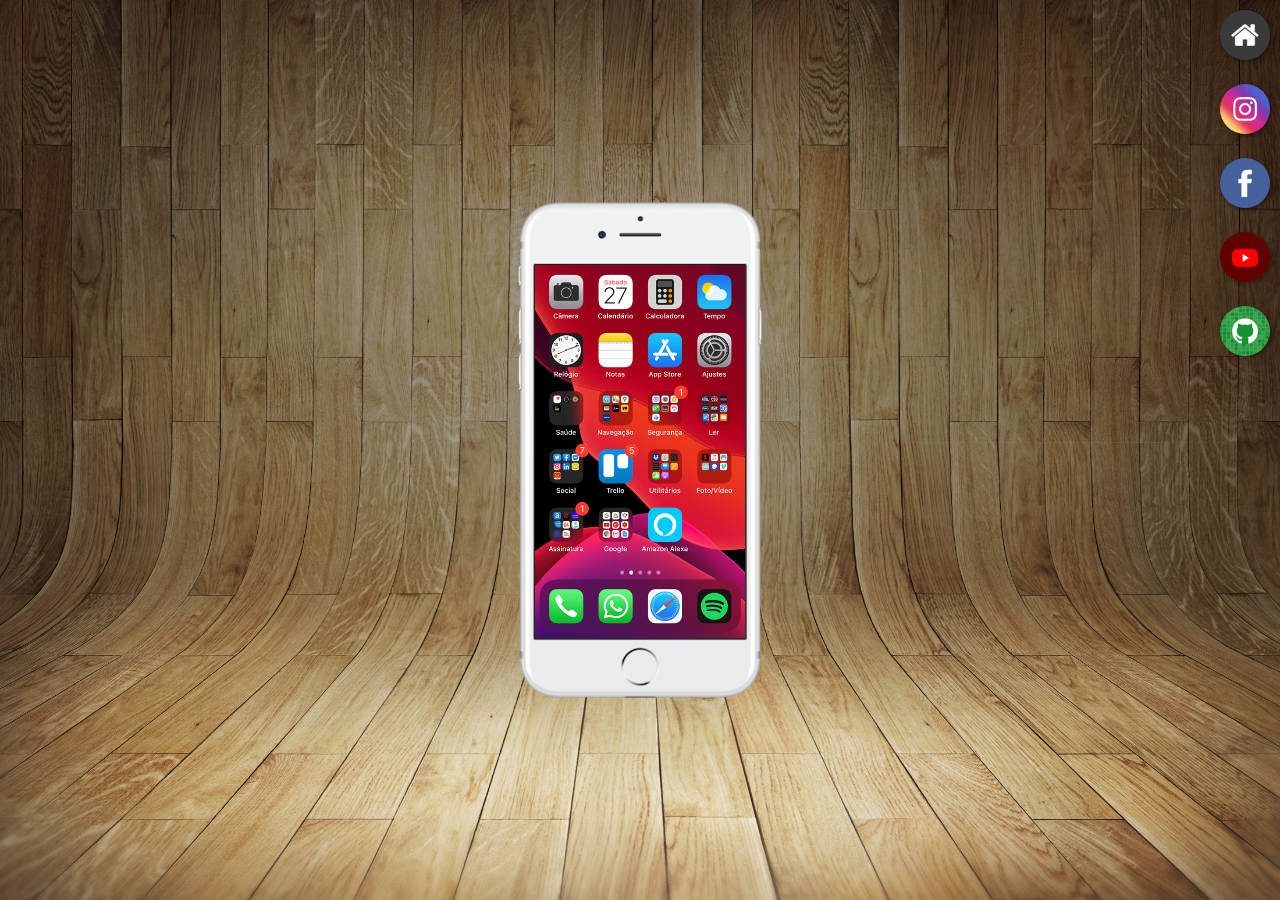
<file: index.html>
<!DOCTYPE html>
<html lang="pt-br">
<head>
    <meta charset="UTF-8">
    <meta name="viewport" content="width=device-width, initial-scale=1.0">
    <link rel="shortcut icon" href="favicon.ico" type="image/x-icon">
    <title>Projeto Redes Sociais</title>
    <link rel="stylesheet" href="estilos/style.css">
</head>
<body>
    <main>
        <section id="telefone">
            <iframe src="home.html" name="tela" id="tela" frameborder="0">
                Seu navegador não é compatível com isso.
            </iframe>
        </section>

        <section id="redes-sociais" >
            <a href="home.html" target="tela"><img src="imagens/logo-home.jpg" alt="Home"></a><br>
            <a href="instagram.html" target="tela"><img src="imagens/logo-instagram.jpg" alt="Instagram"></a><br>
            <a href="facebook.html" target="tela"><img src="imagens/logo-facebook.jpg" alt="Facebook"></a><br>
            <a href="youtube.html" target="tela"><img src="imagens/logo-youtube.jpg" alt="YouTube"></a><br>
            <a href="github.html" target="tela"><img src="imagens/logo-github.jpg" alt="GitHub"></a>
        </section>
    </main>
    
</body>
</html>
</file>
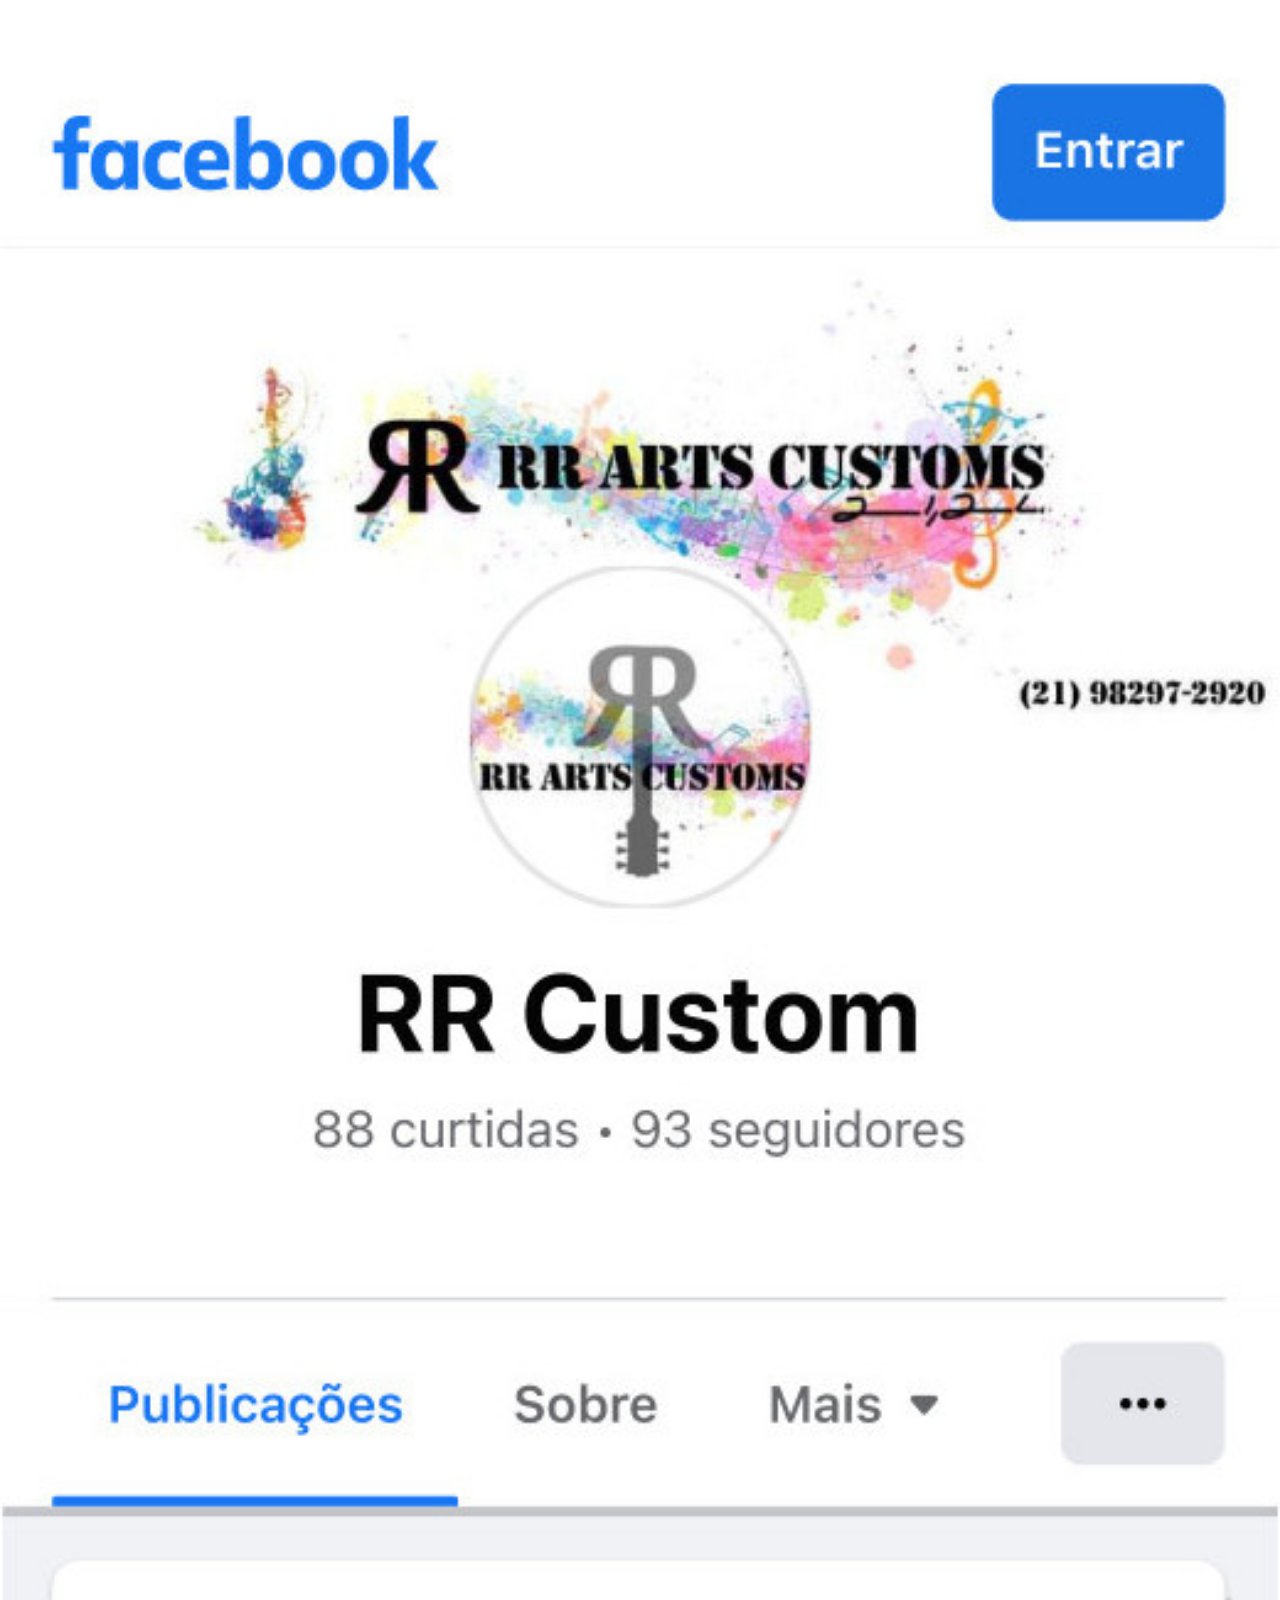
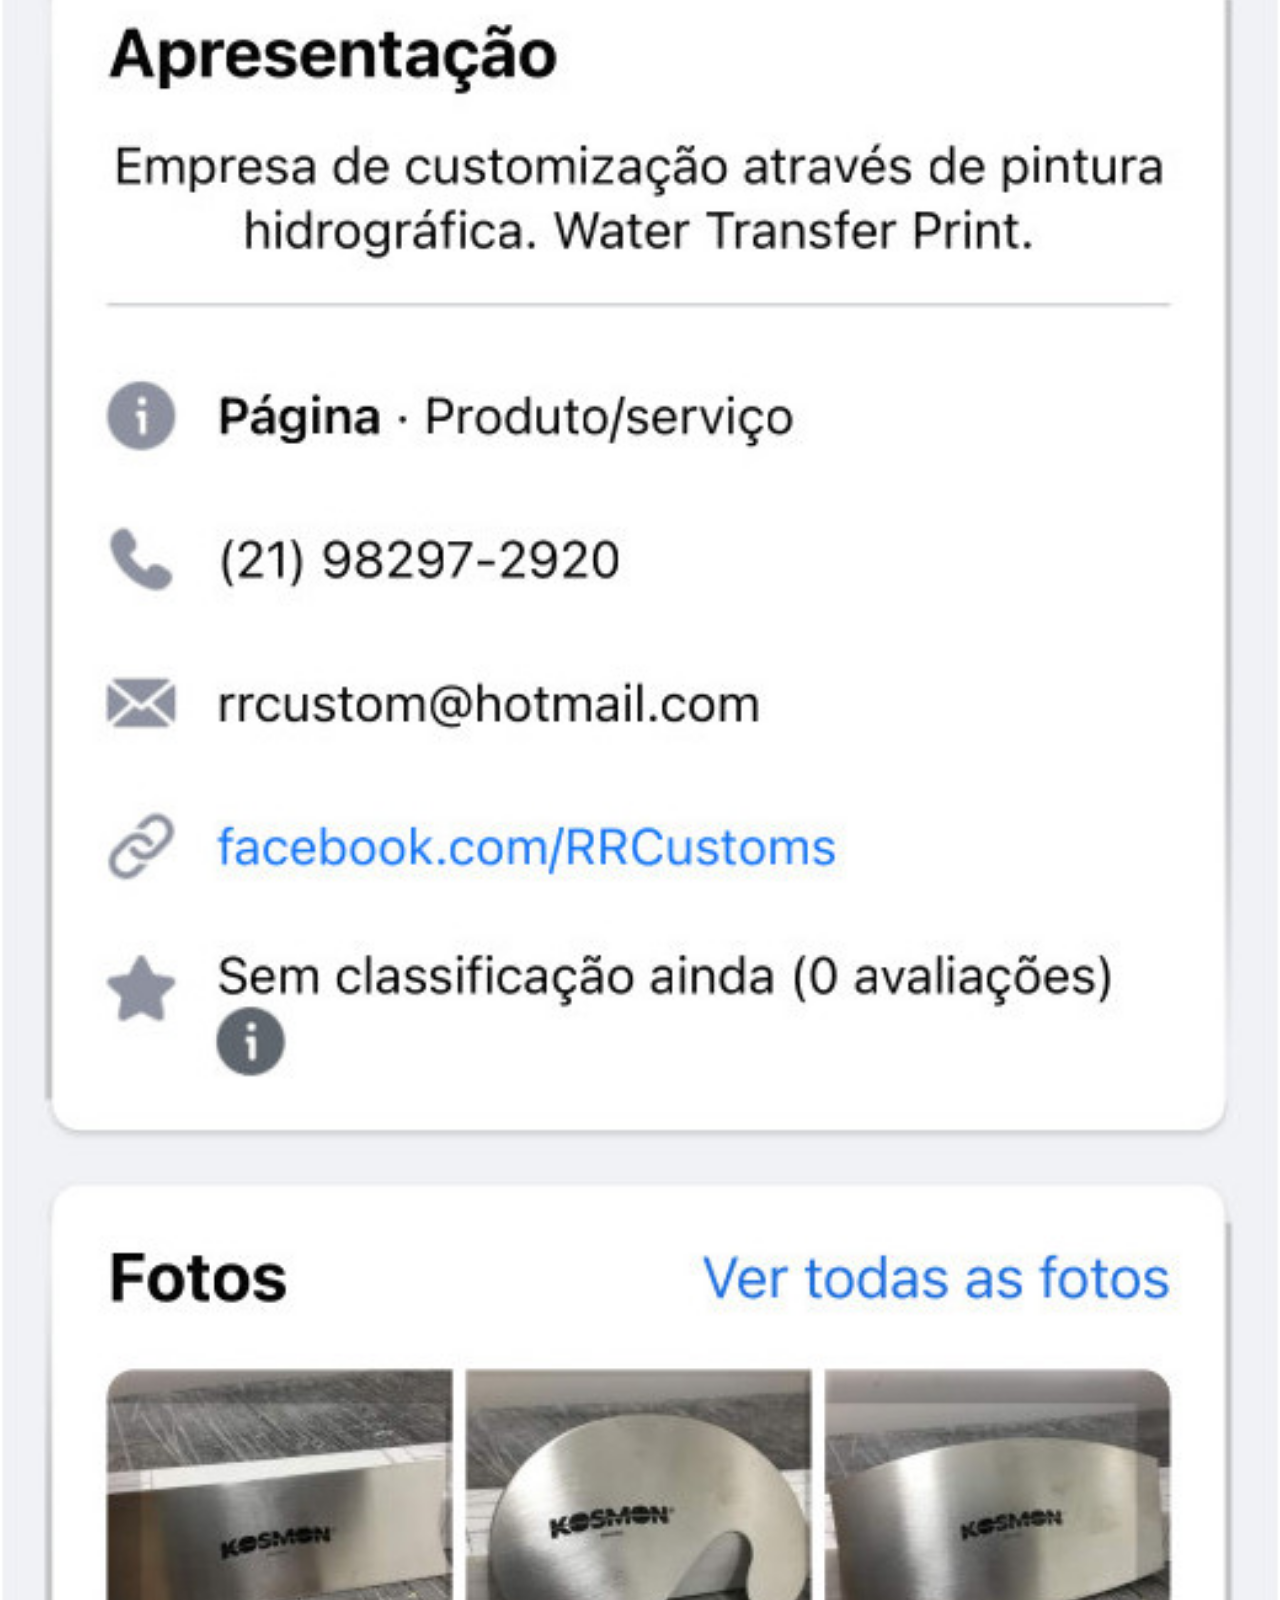
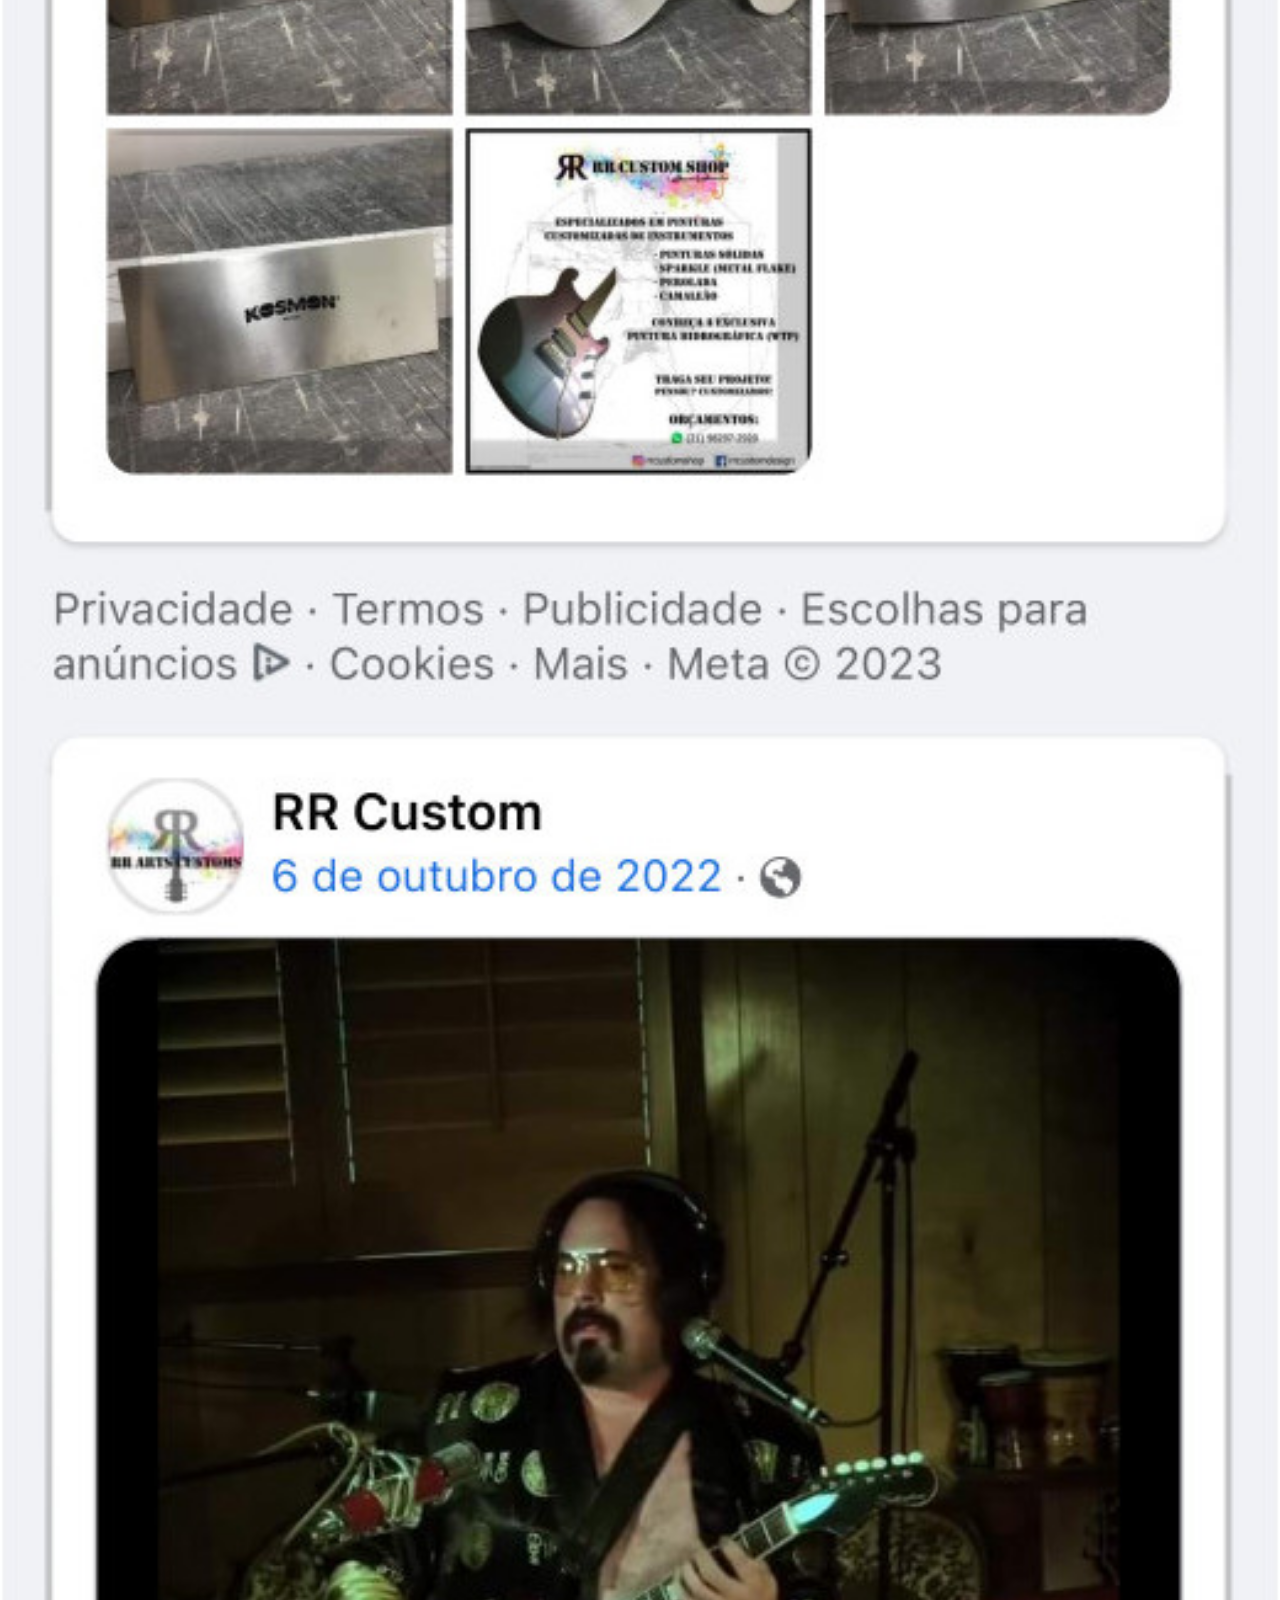
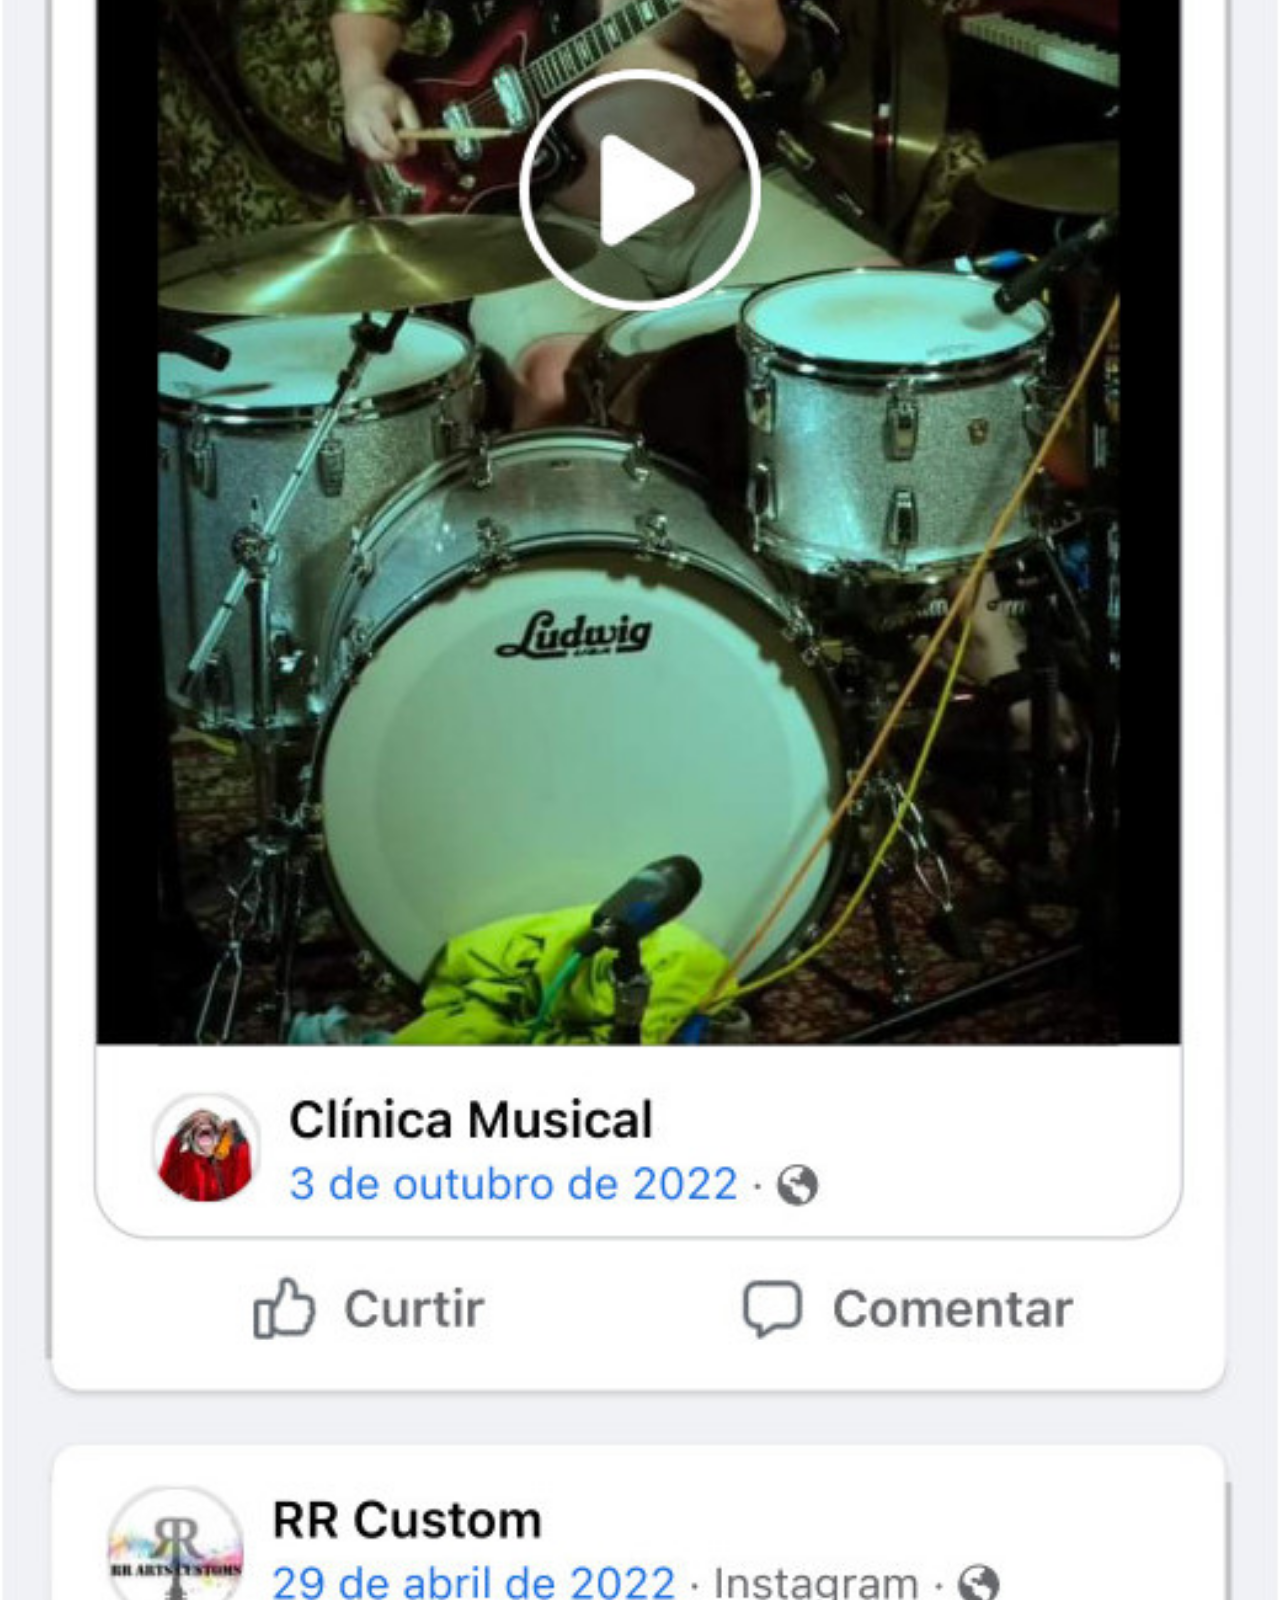
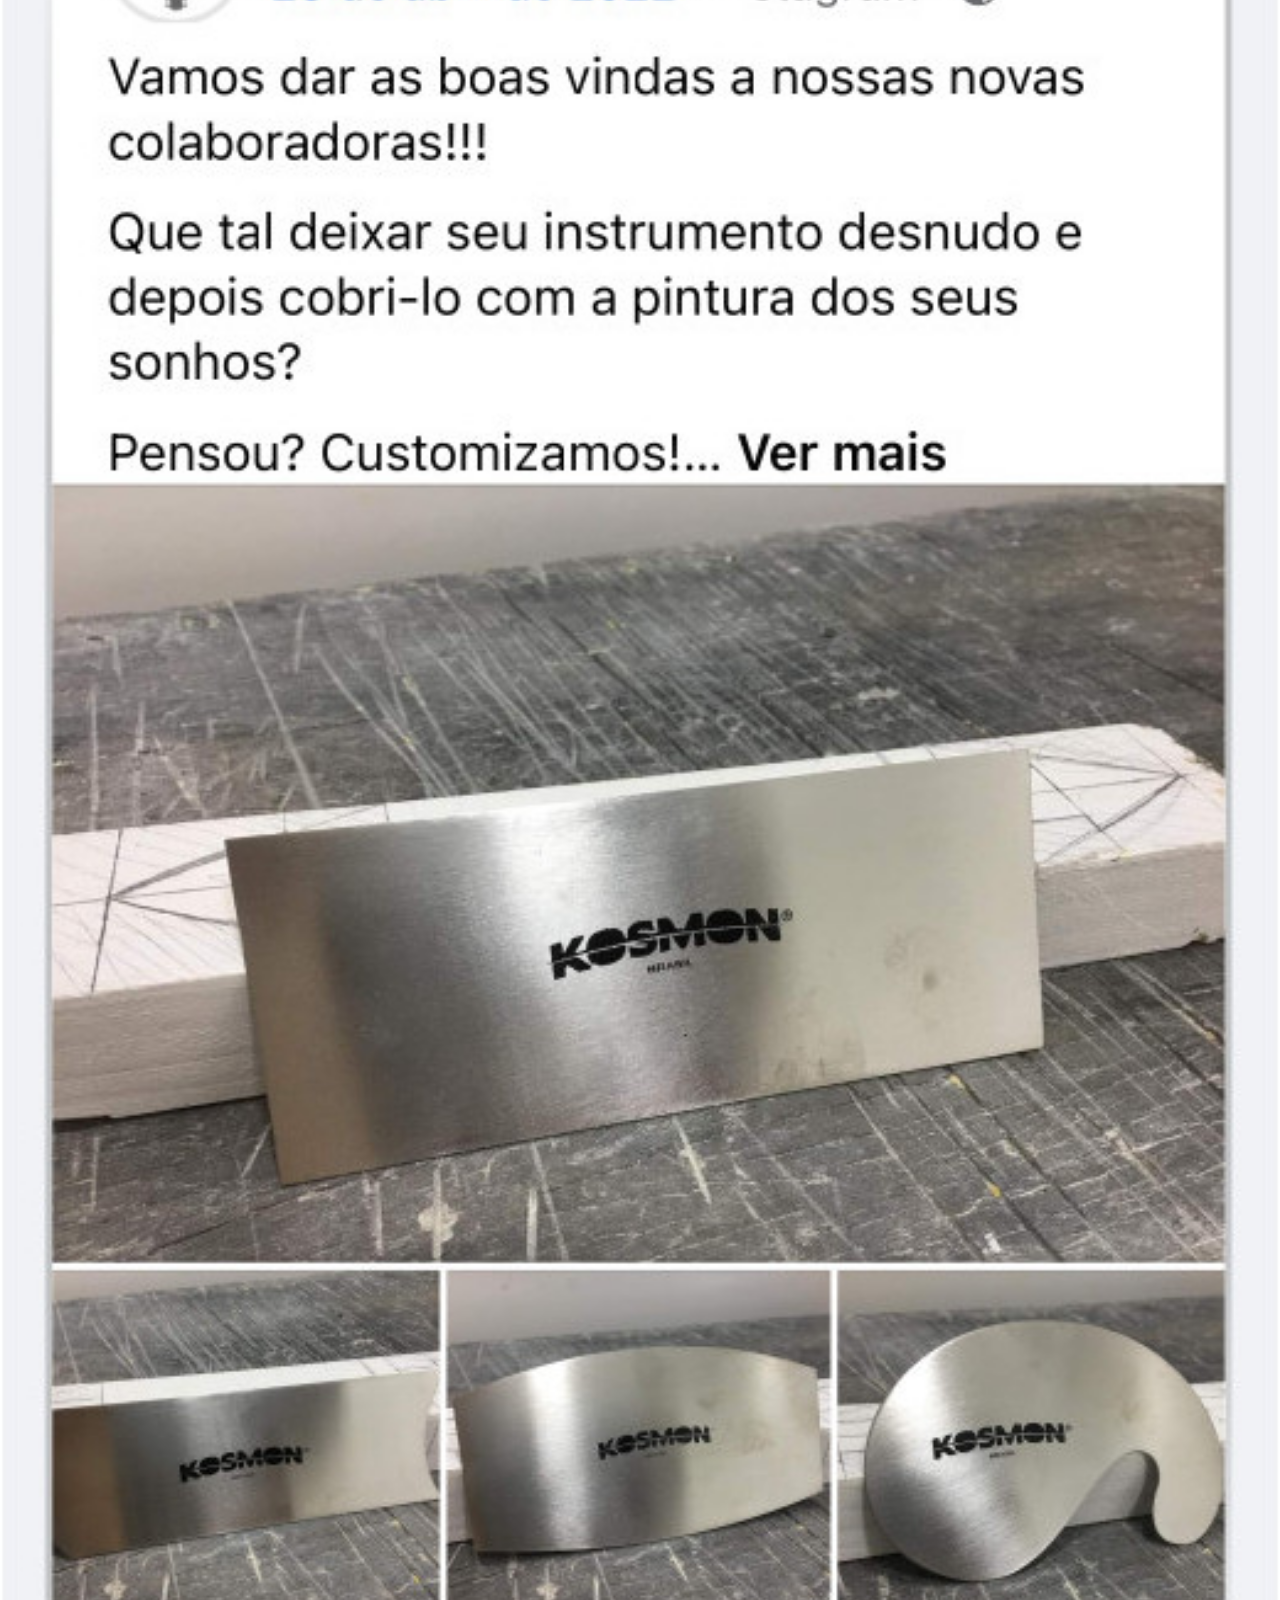
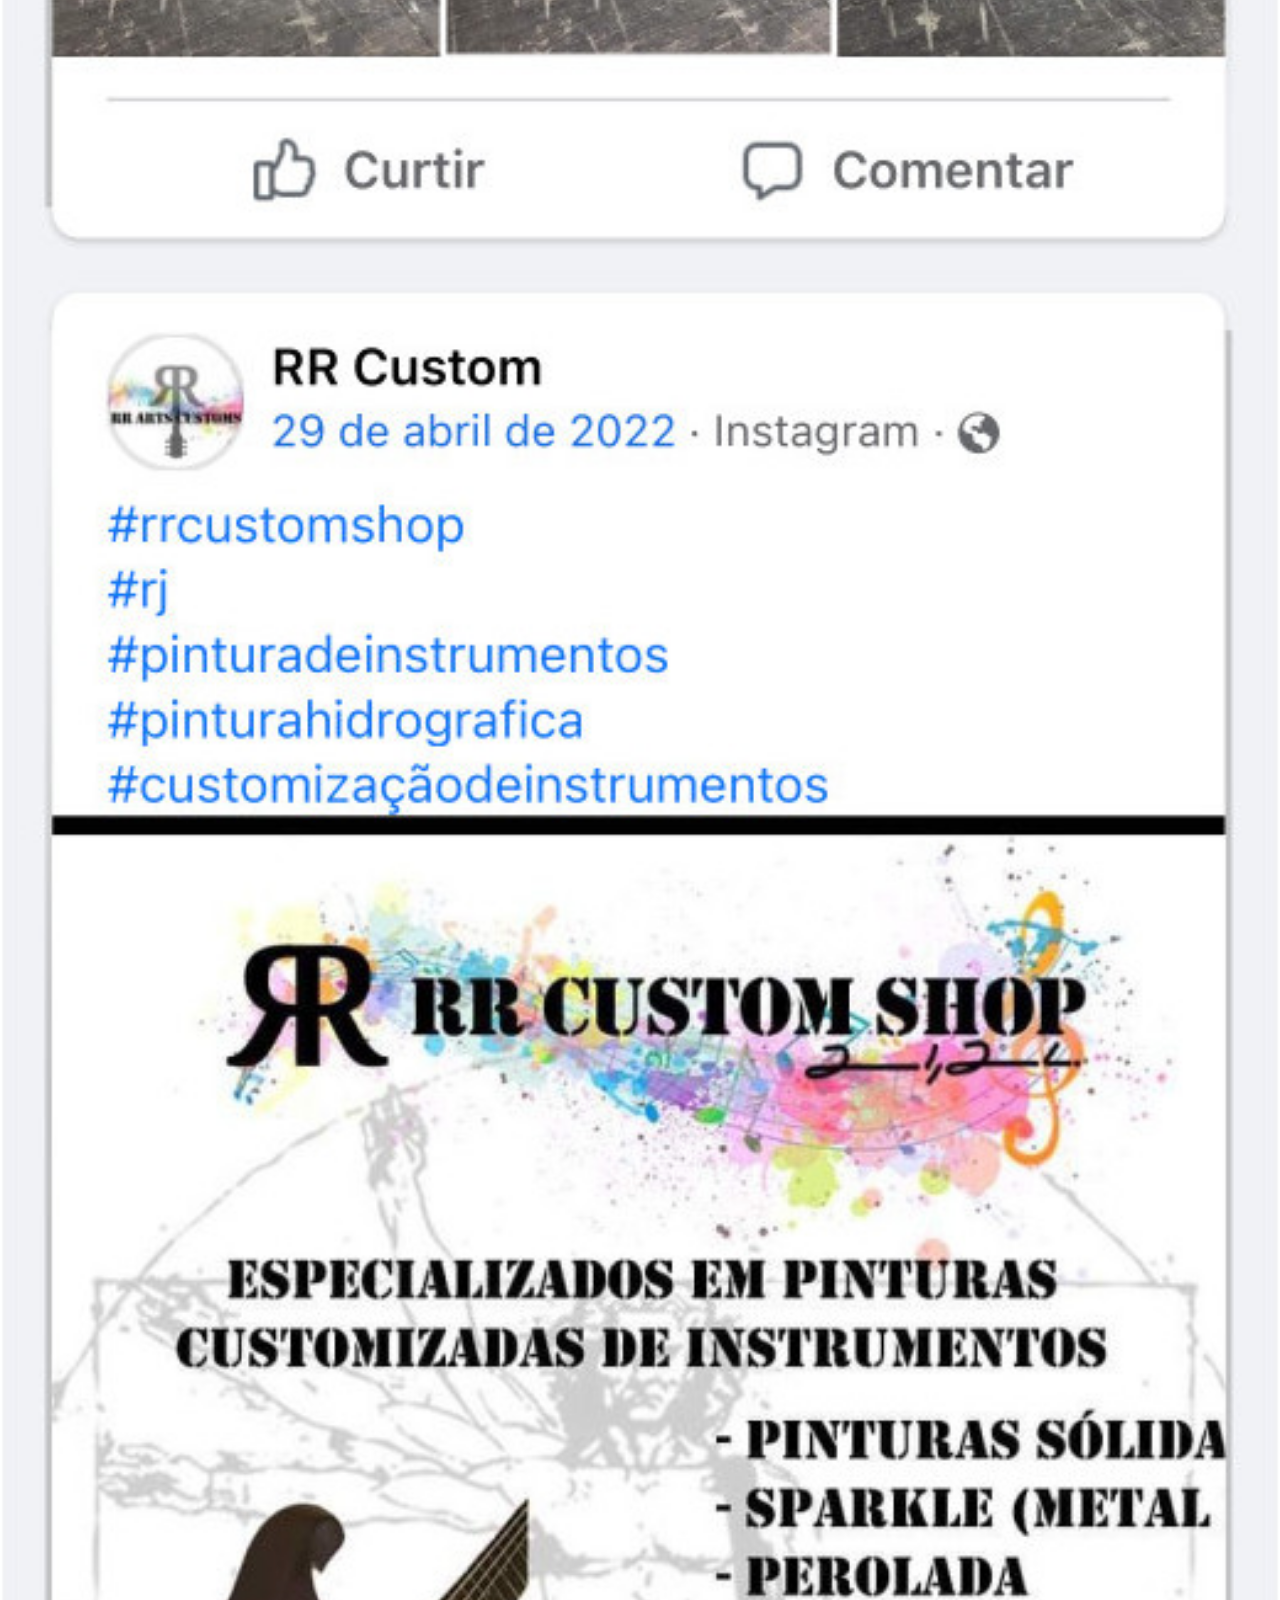
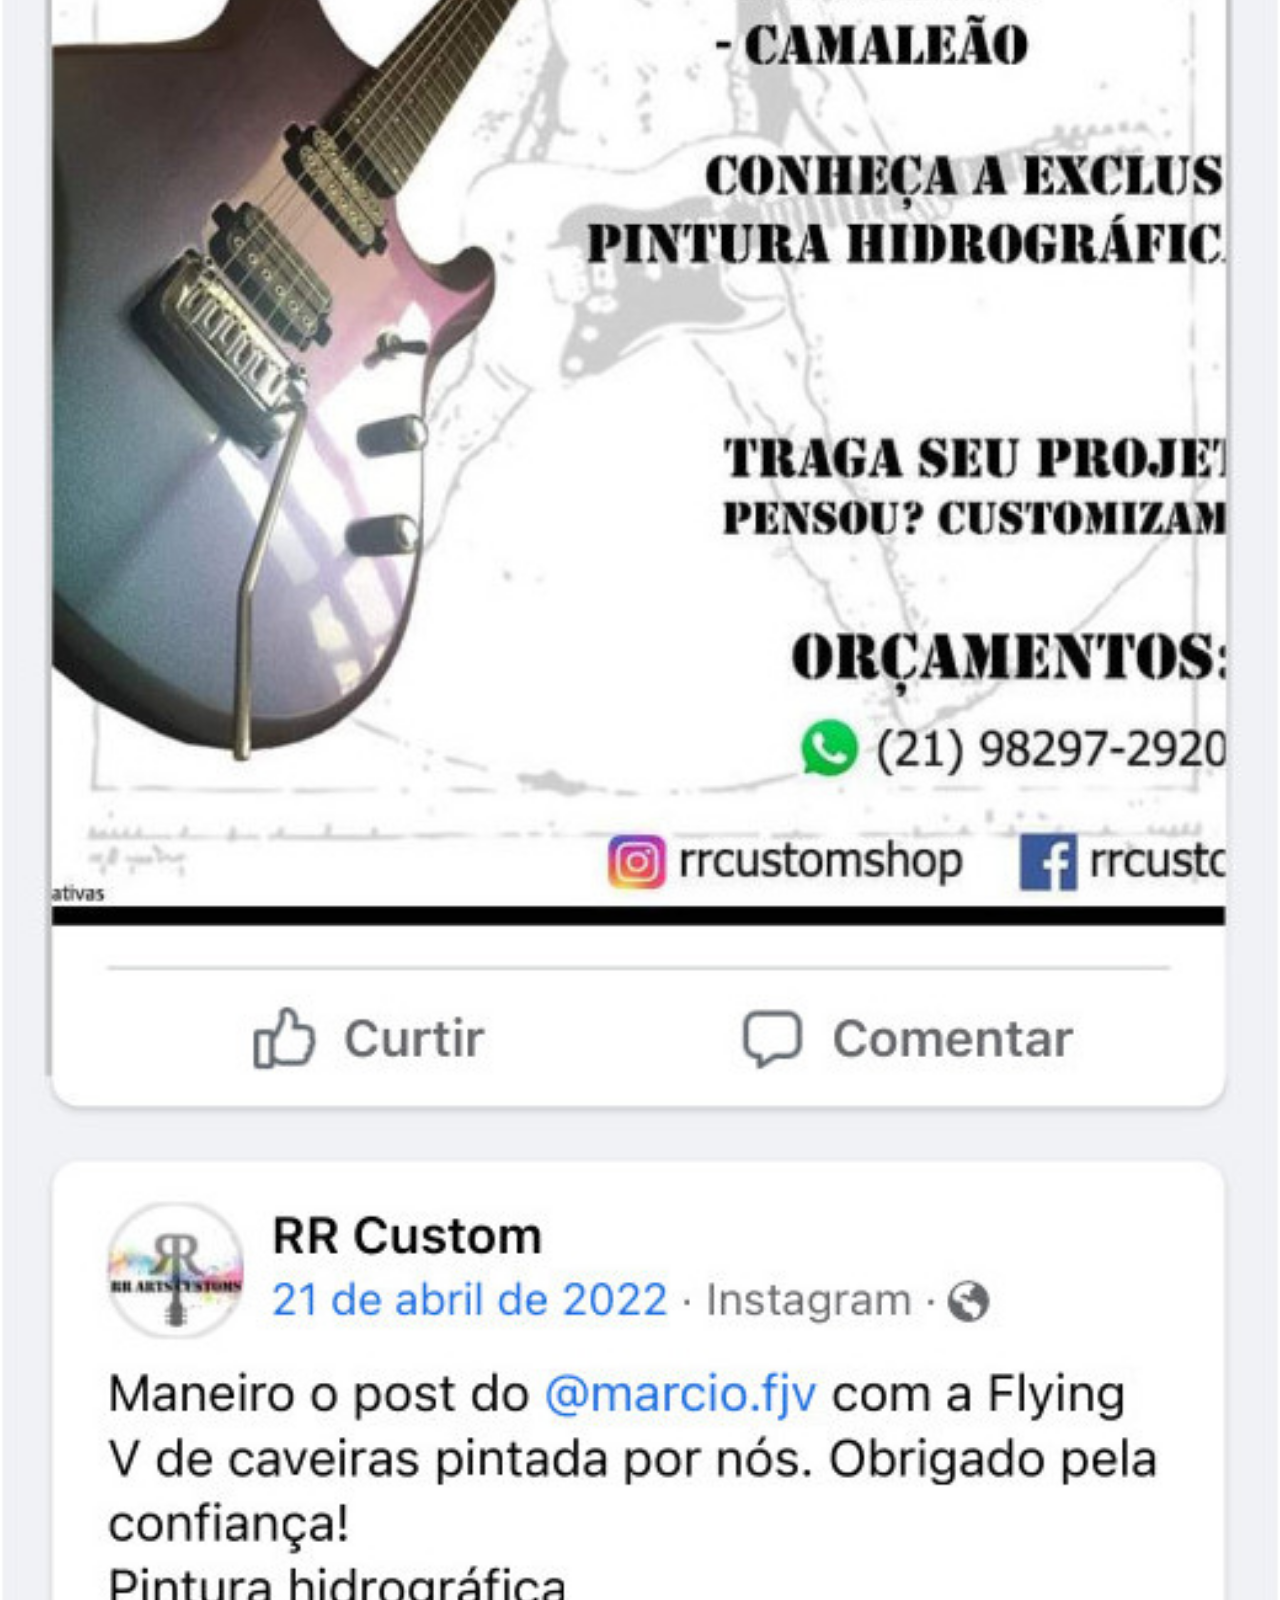
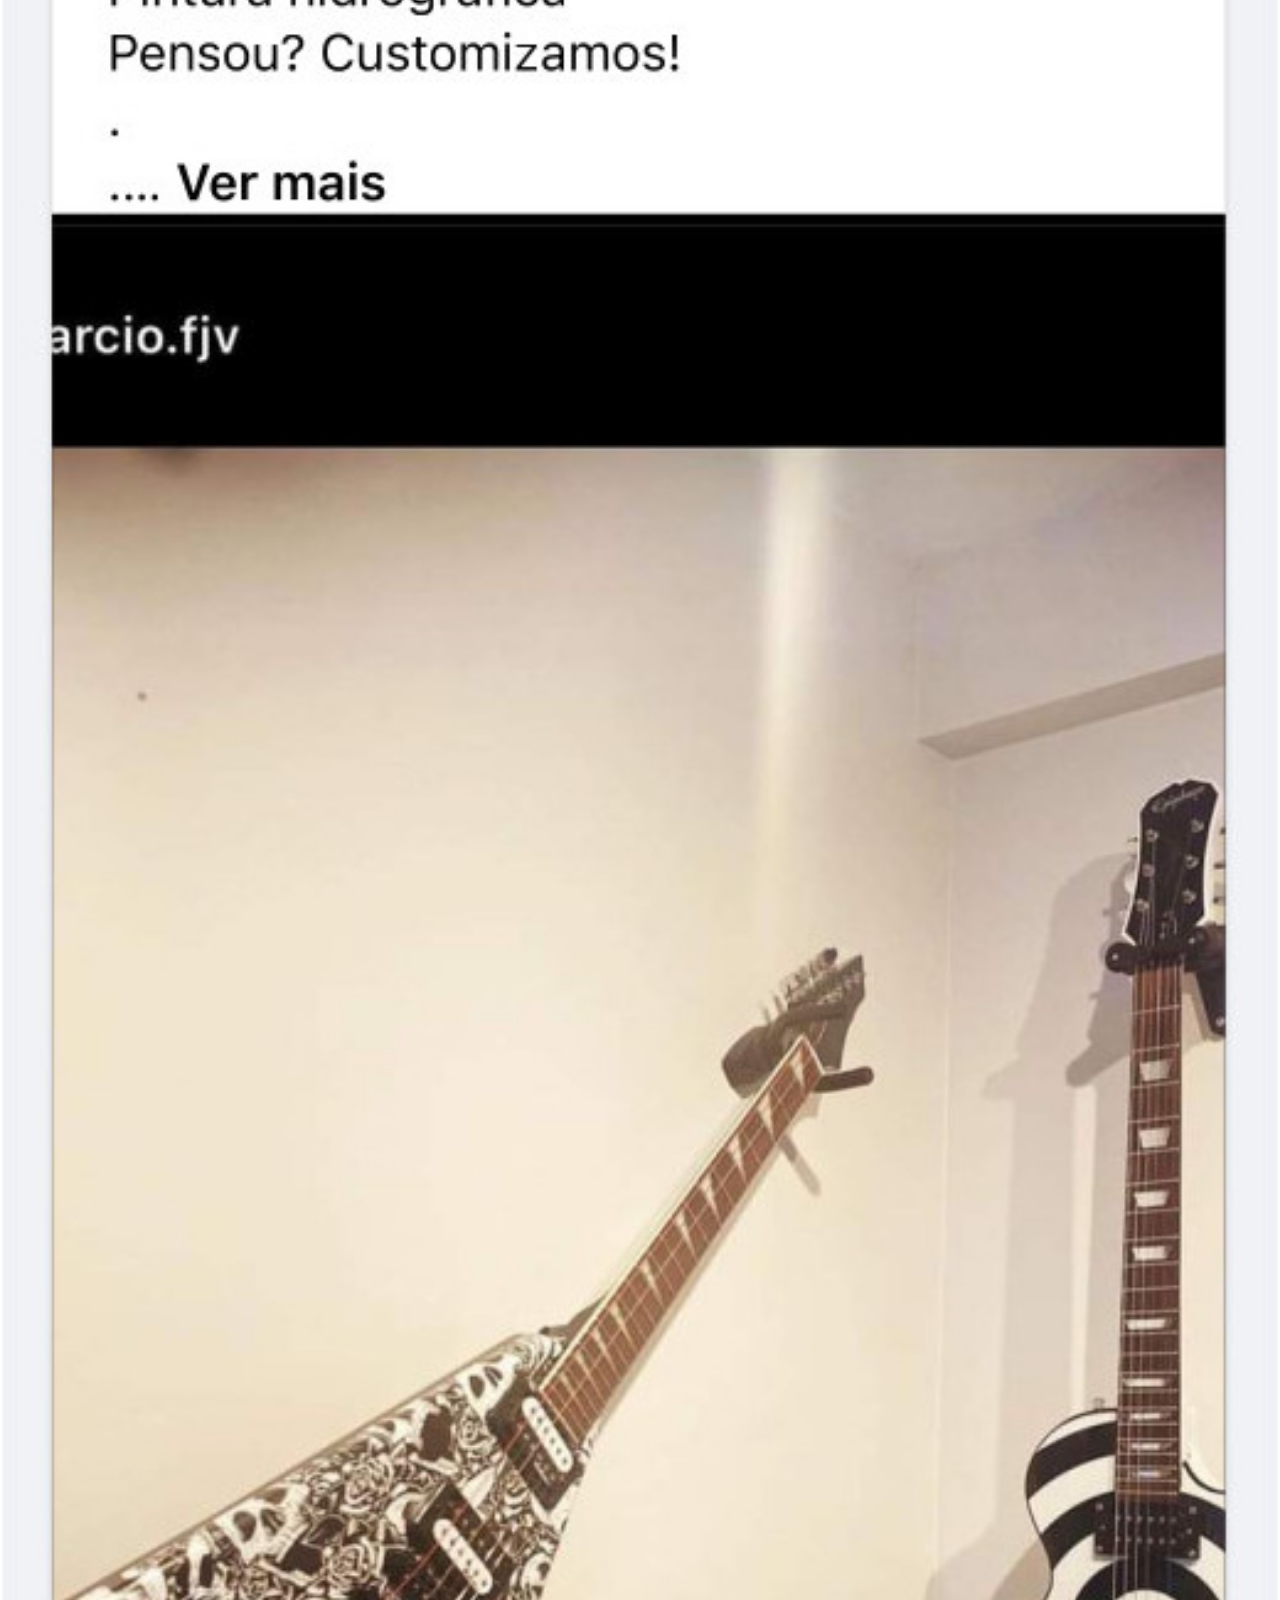
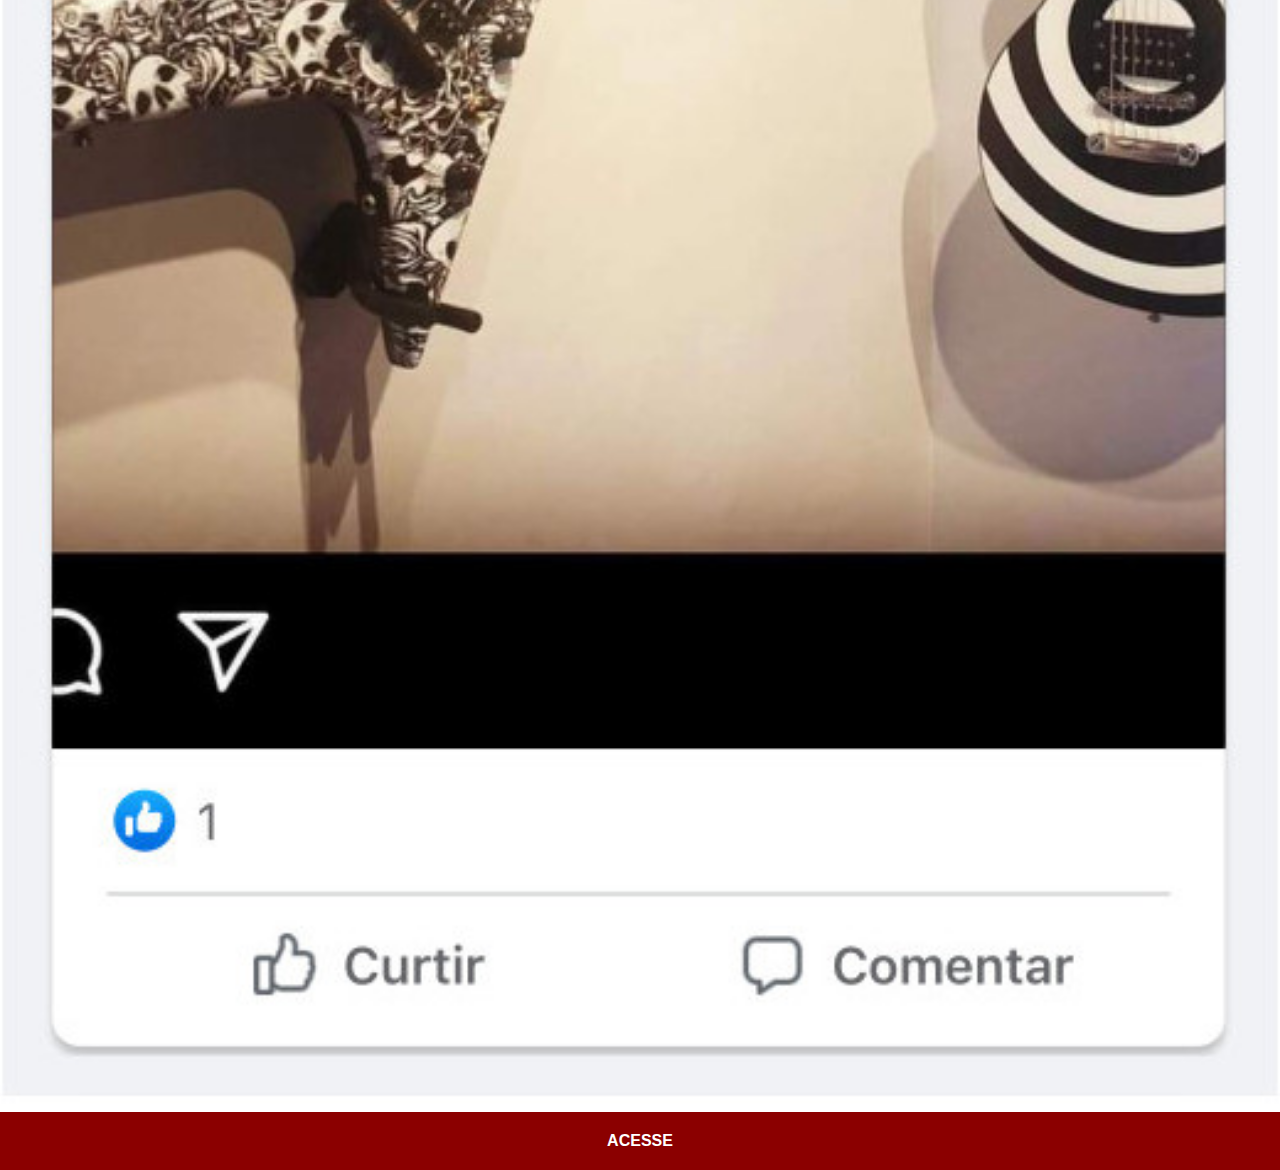
<file: facebook.html>
<!DOCTYPE html>
<html lang="pt-br">
<head>
    <meta charset="UTF-8">
    <meta name="viewport" content="width=device-width, initial-scale=1.0">
    <title>FaceBook</title>
    <link rel="stylesheet" href="estilos/social.css">
</head>
<body>
    <img src="imagens/tela-facebook.jpg" alt="FaceBook">
    <a href="https://www.facebook.com/RRCustomDesign/" target="_blank">ACESSE</a>
</body>
</html>
</file>
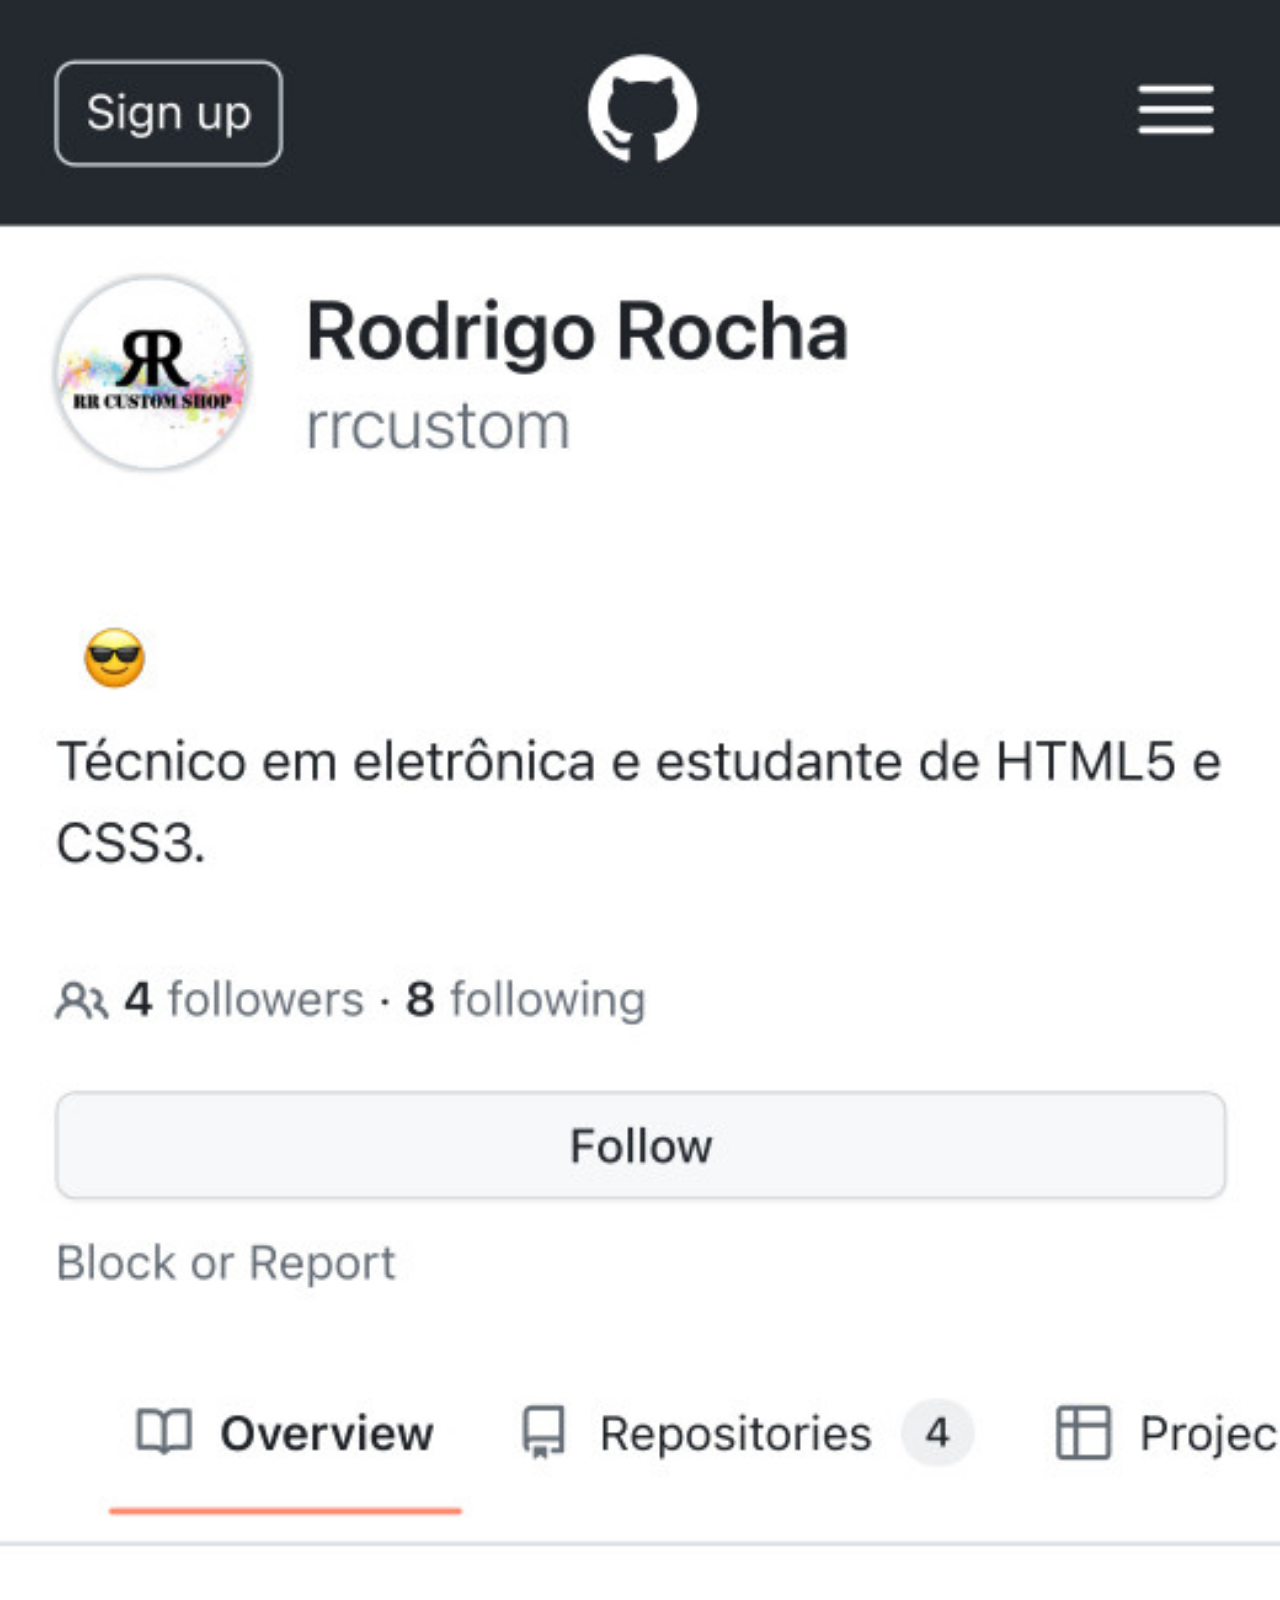
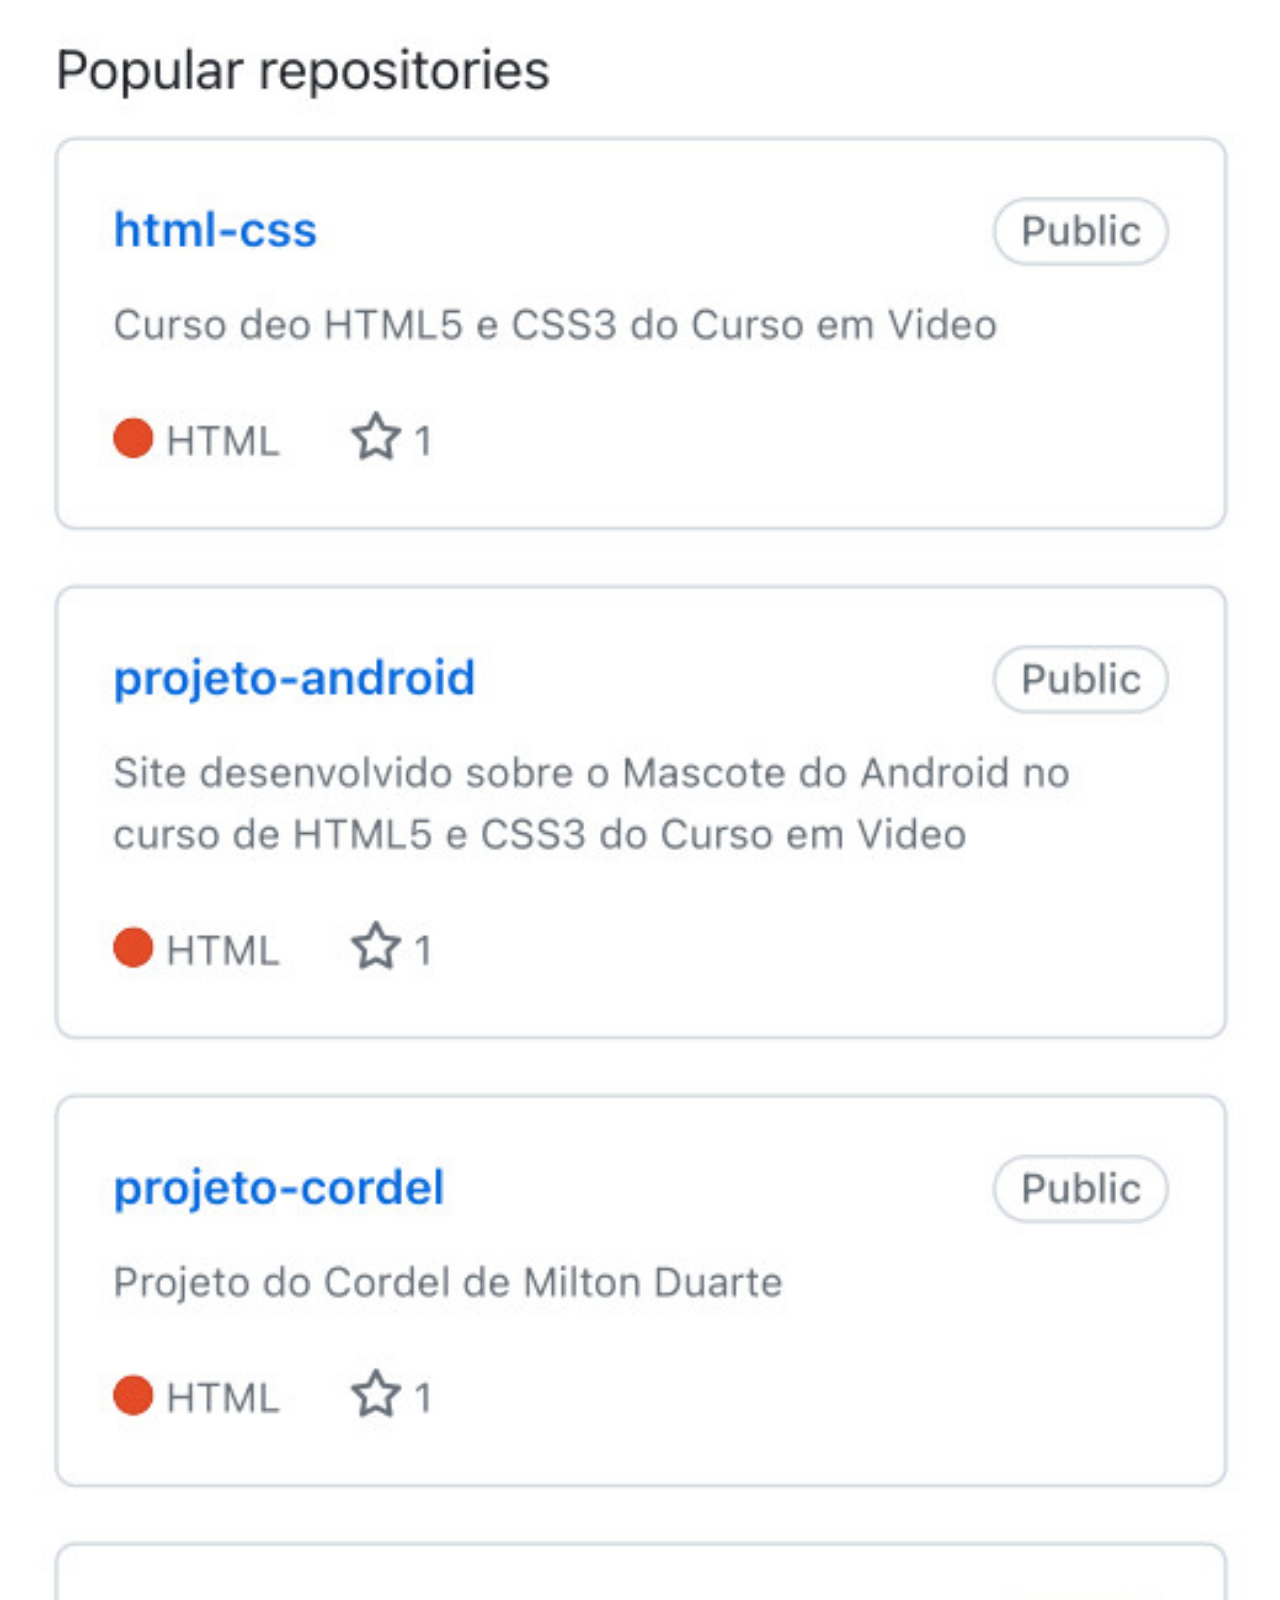
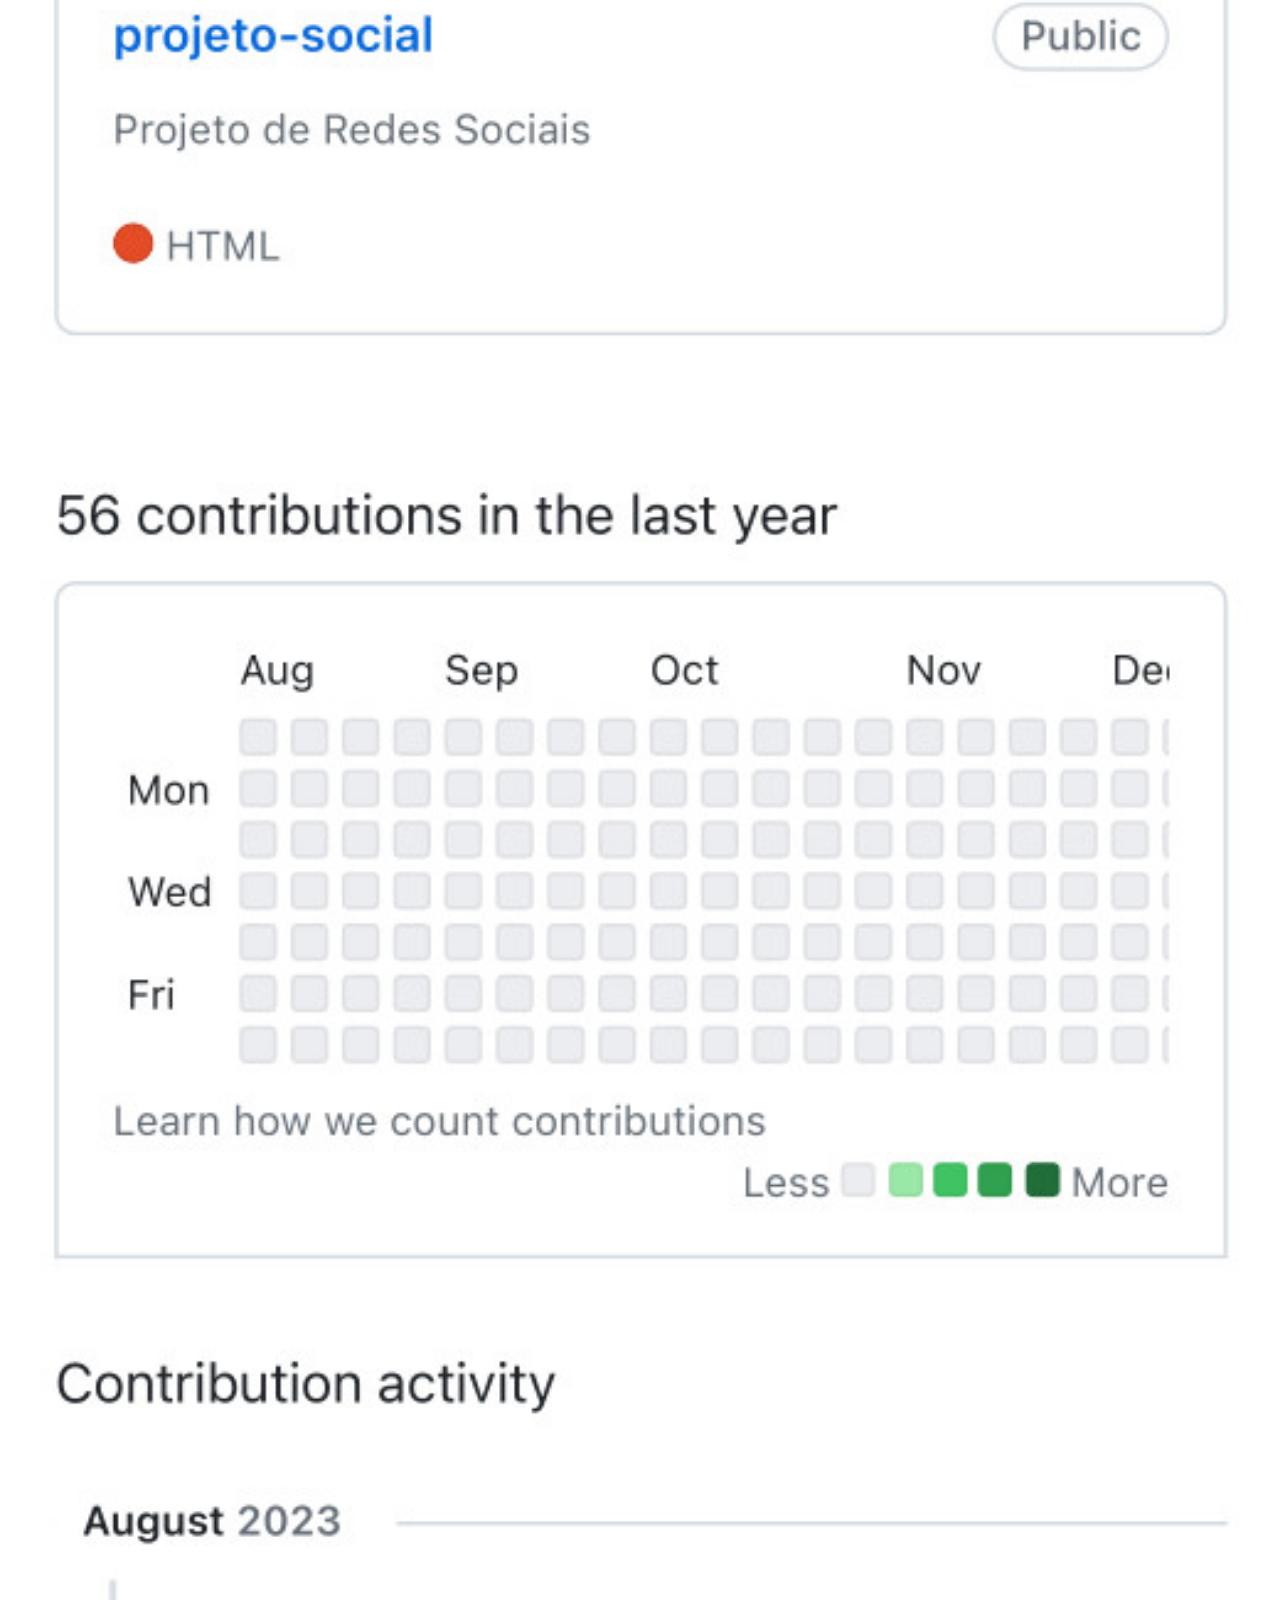
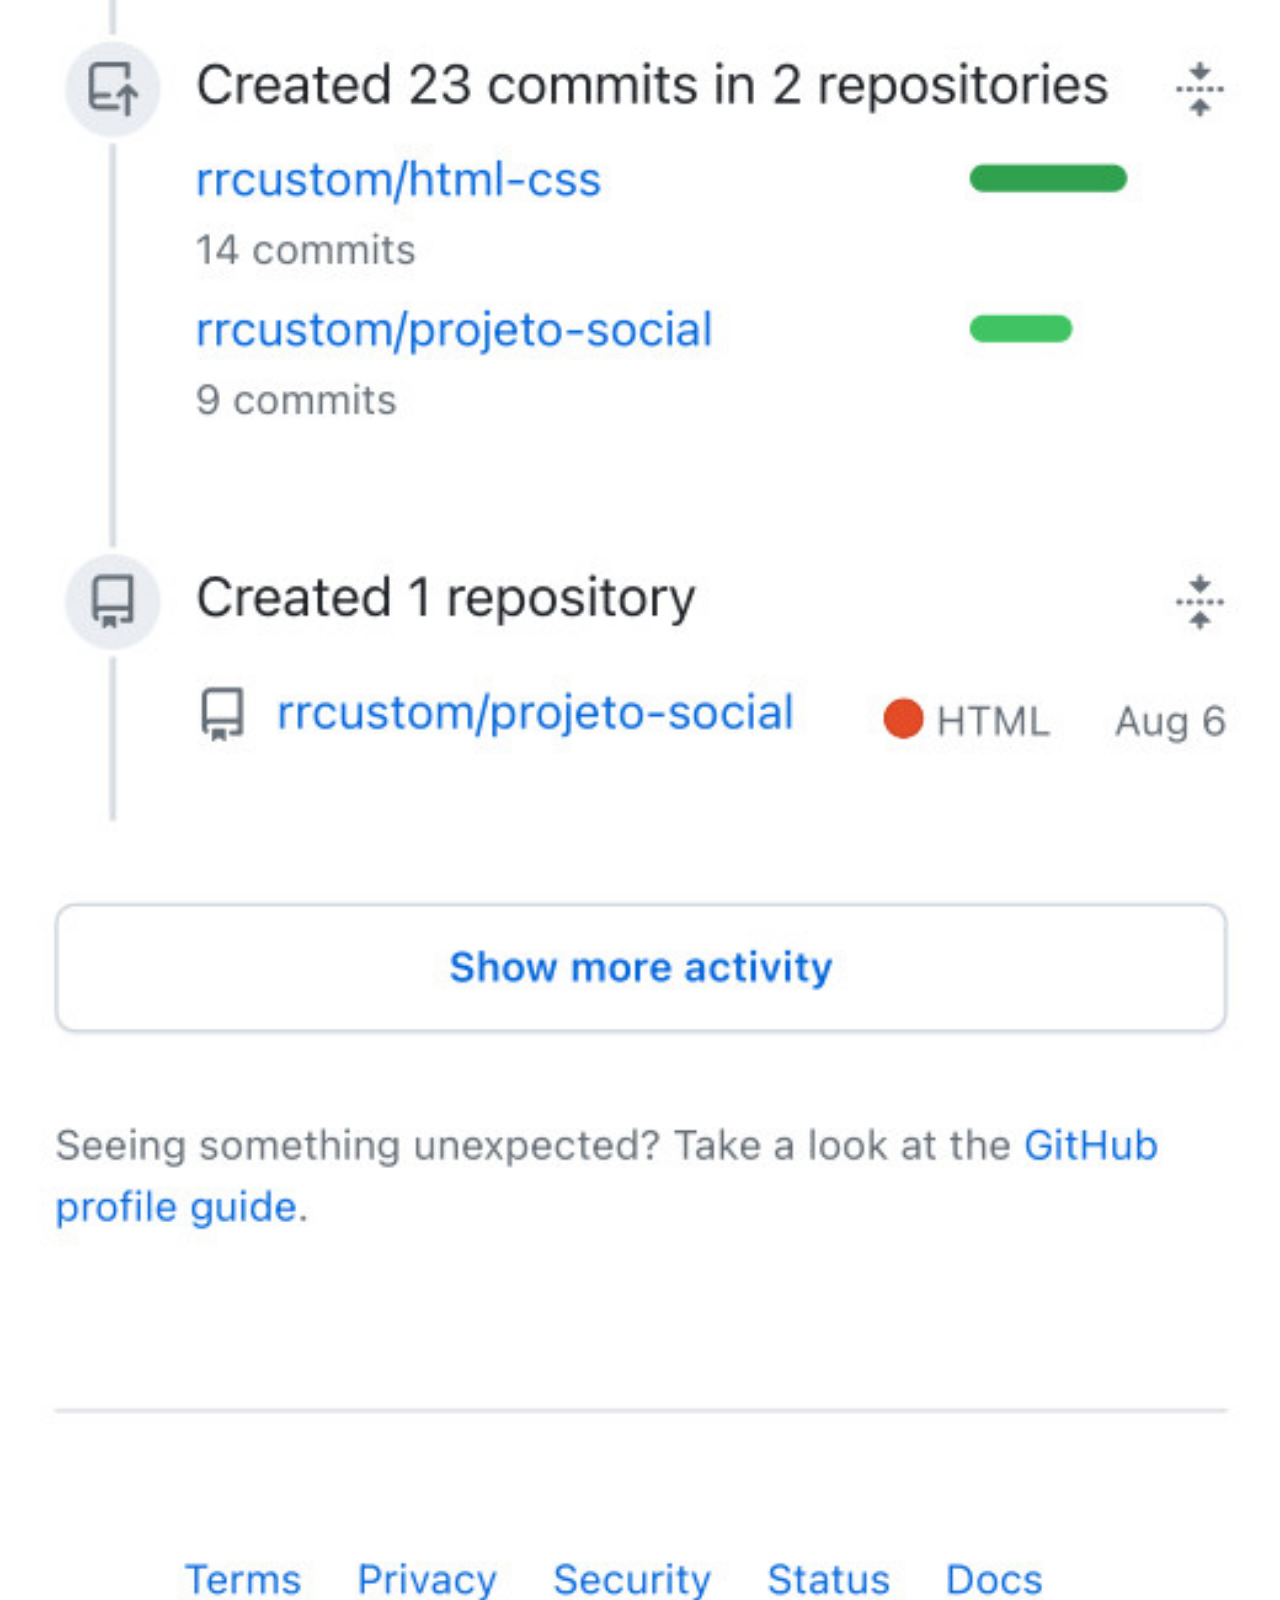
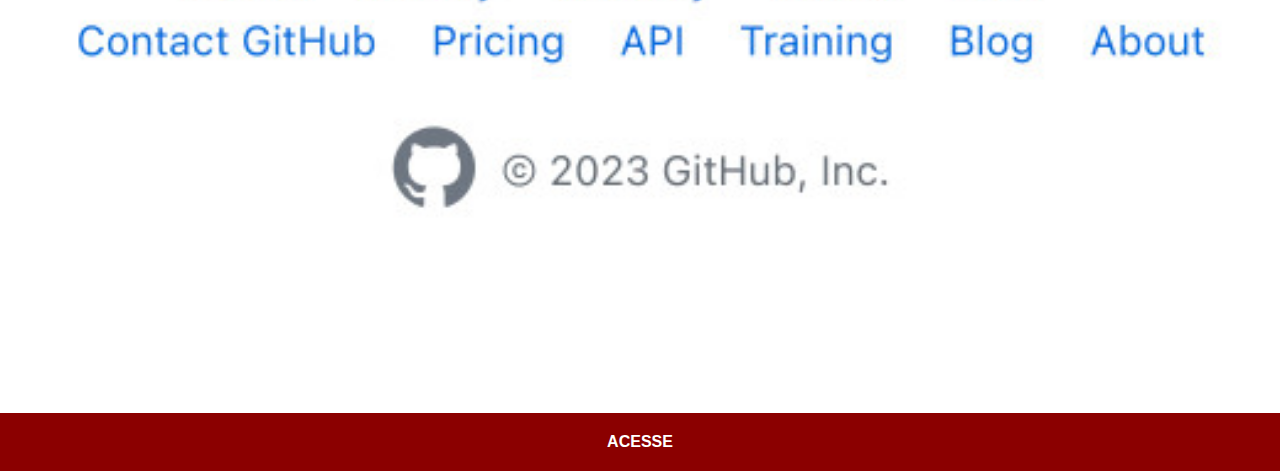
<file: github.html>
<!DOCTYPE html>
<html lang="pt-br">
<head>
    <meta charset="UTF-8">
    <meta name="viewport" content="width=device-width, initial-scale=1.0">
    <title>GitHub</title>
    <link rel="stylesheet" href="estilos/social.css">
</head>
<body>
    <img src="imagens/tela-github.jpg" alt="GitHub">
    <a href="https://github.com/rrcustom" target="_blank">ACESSE</a>
</body>
</html>
</file>
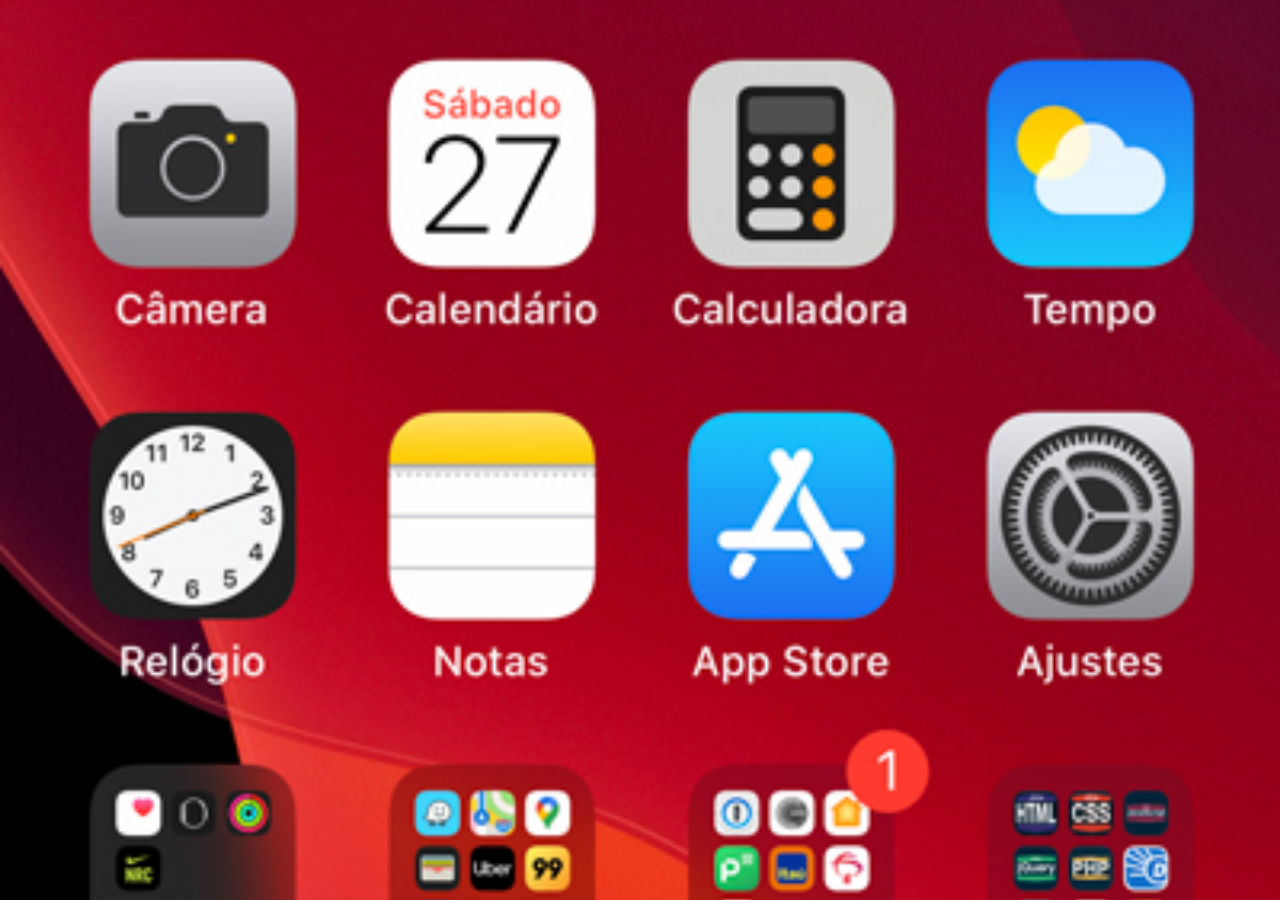
<file: home.html>
<!DOCTYPE html>
<html lang="pt-br">
<head>
    <meta charset="UTF-8">
    <meta name="viewport" content="width=device-width, initial-scale=1.0">
    <title>Home</title>
    <style>
        * {
            margin: 0;
            padding: 0;
        }

        body {
            width: 100vw;
            height: 100vh;
            background: black url('imagens/tela-home.jpg') no-repeat top center;
            background-size: cover;
        }

    </style>
</head>
<body>
    
</body>
</html>
</file>
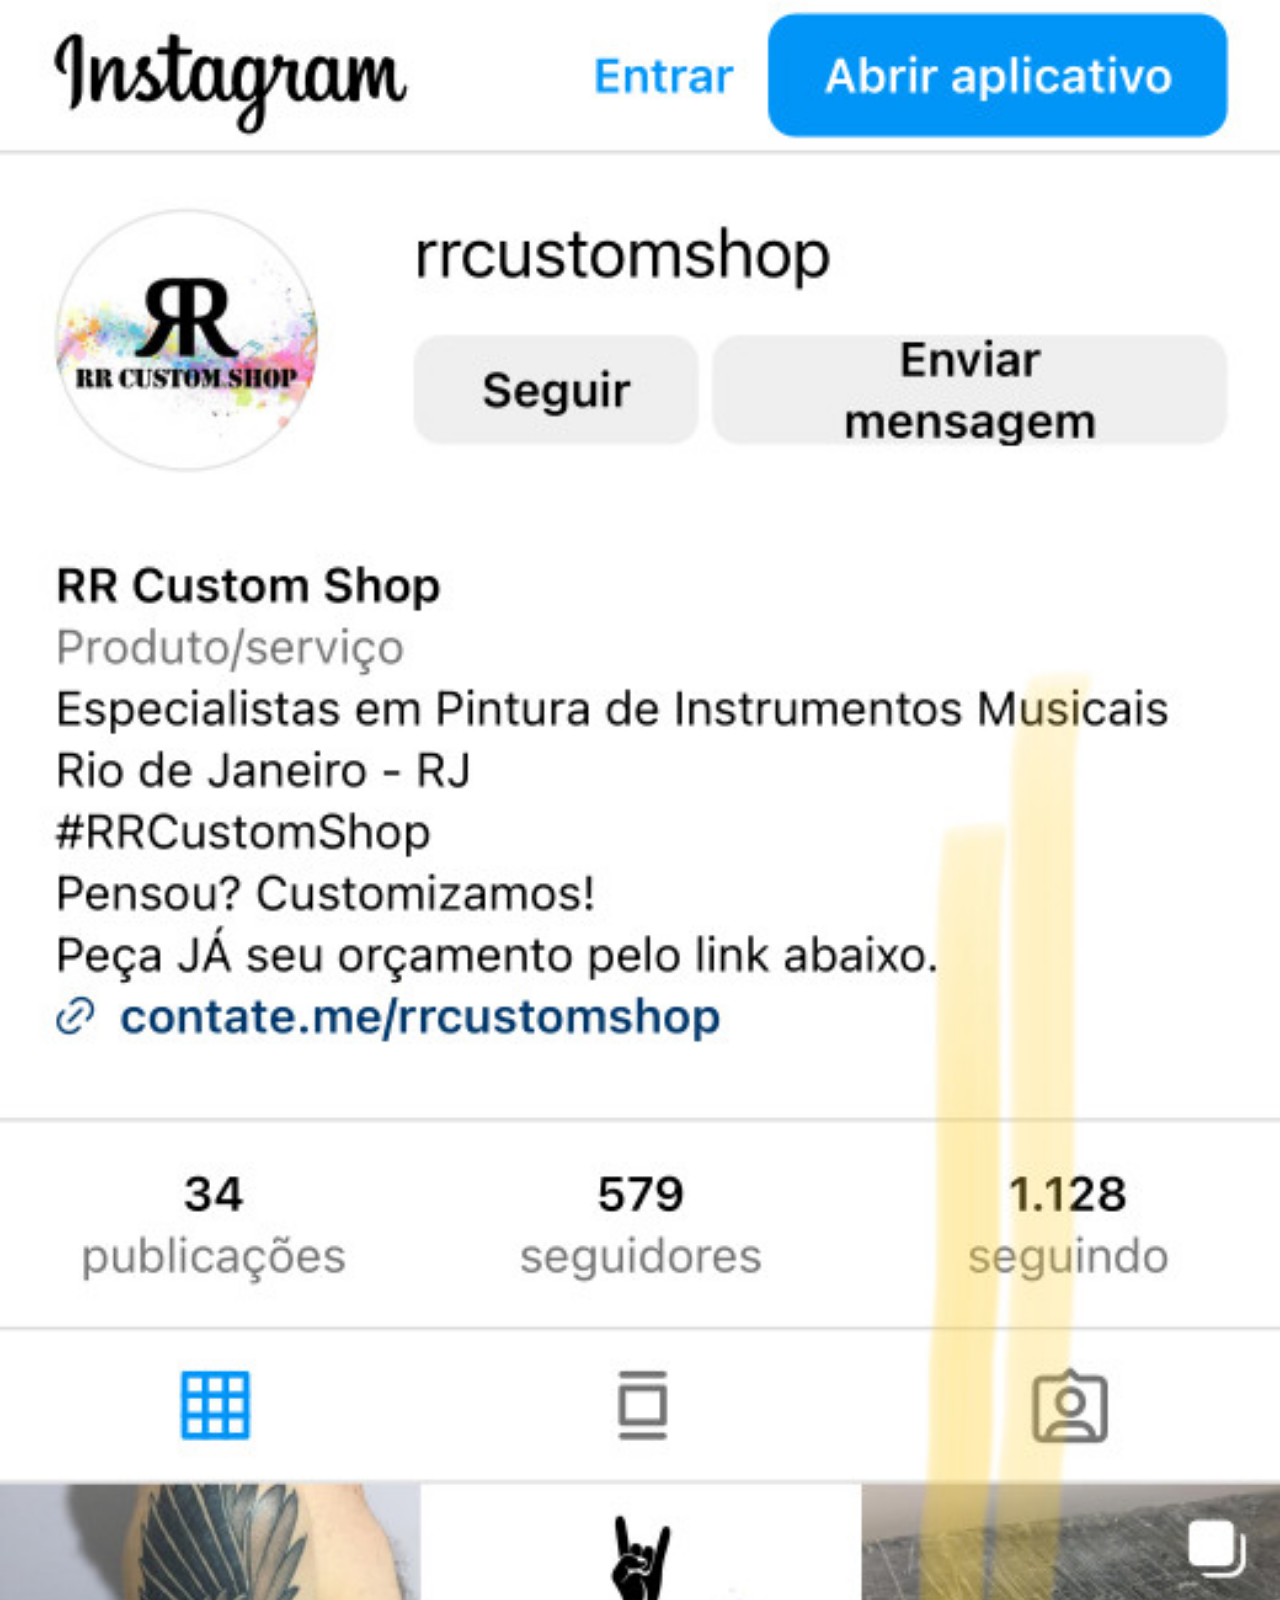
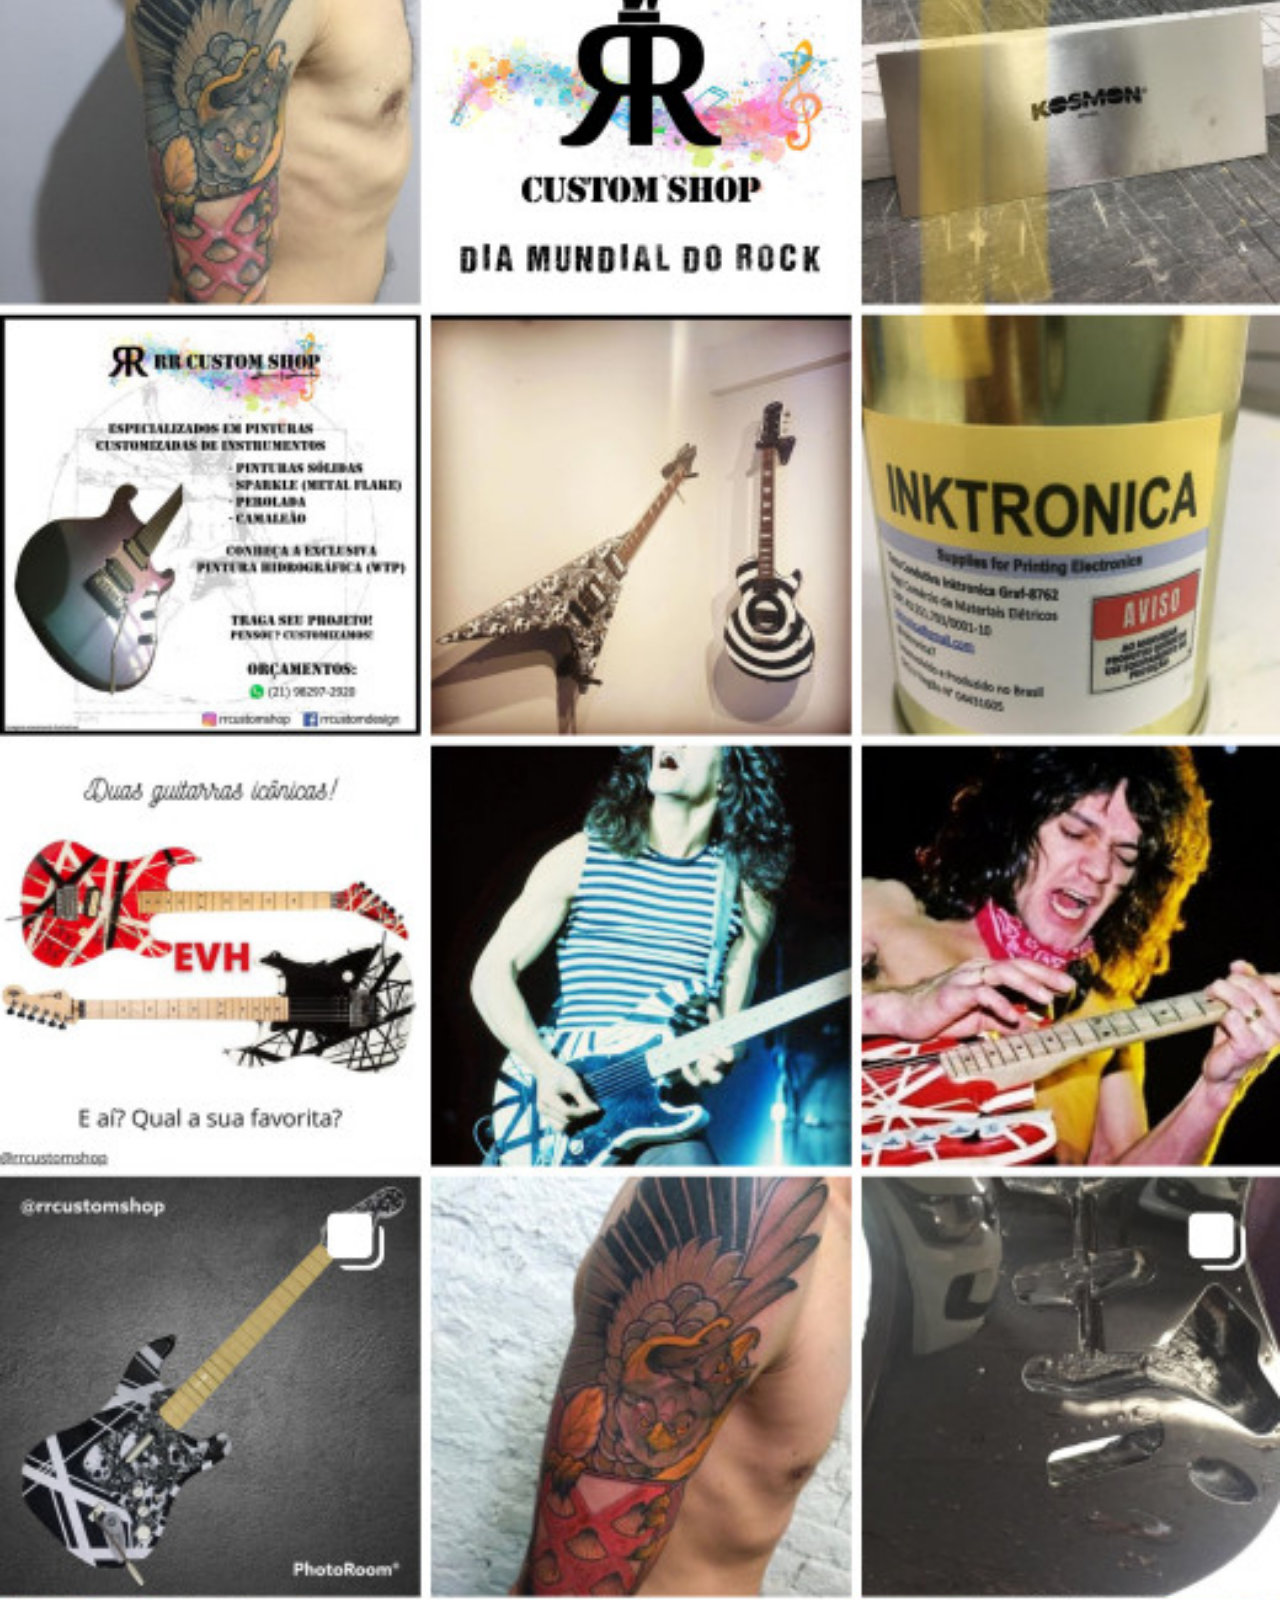
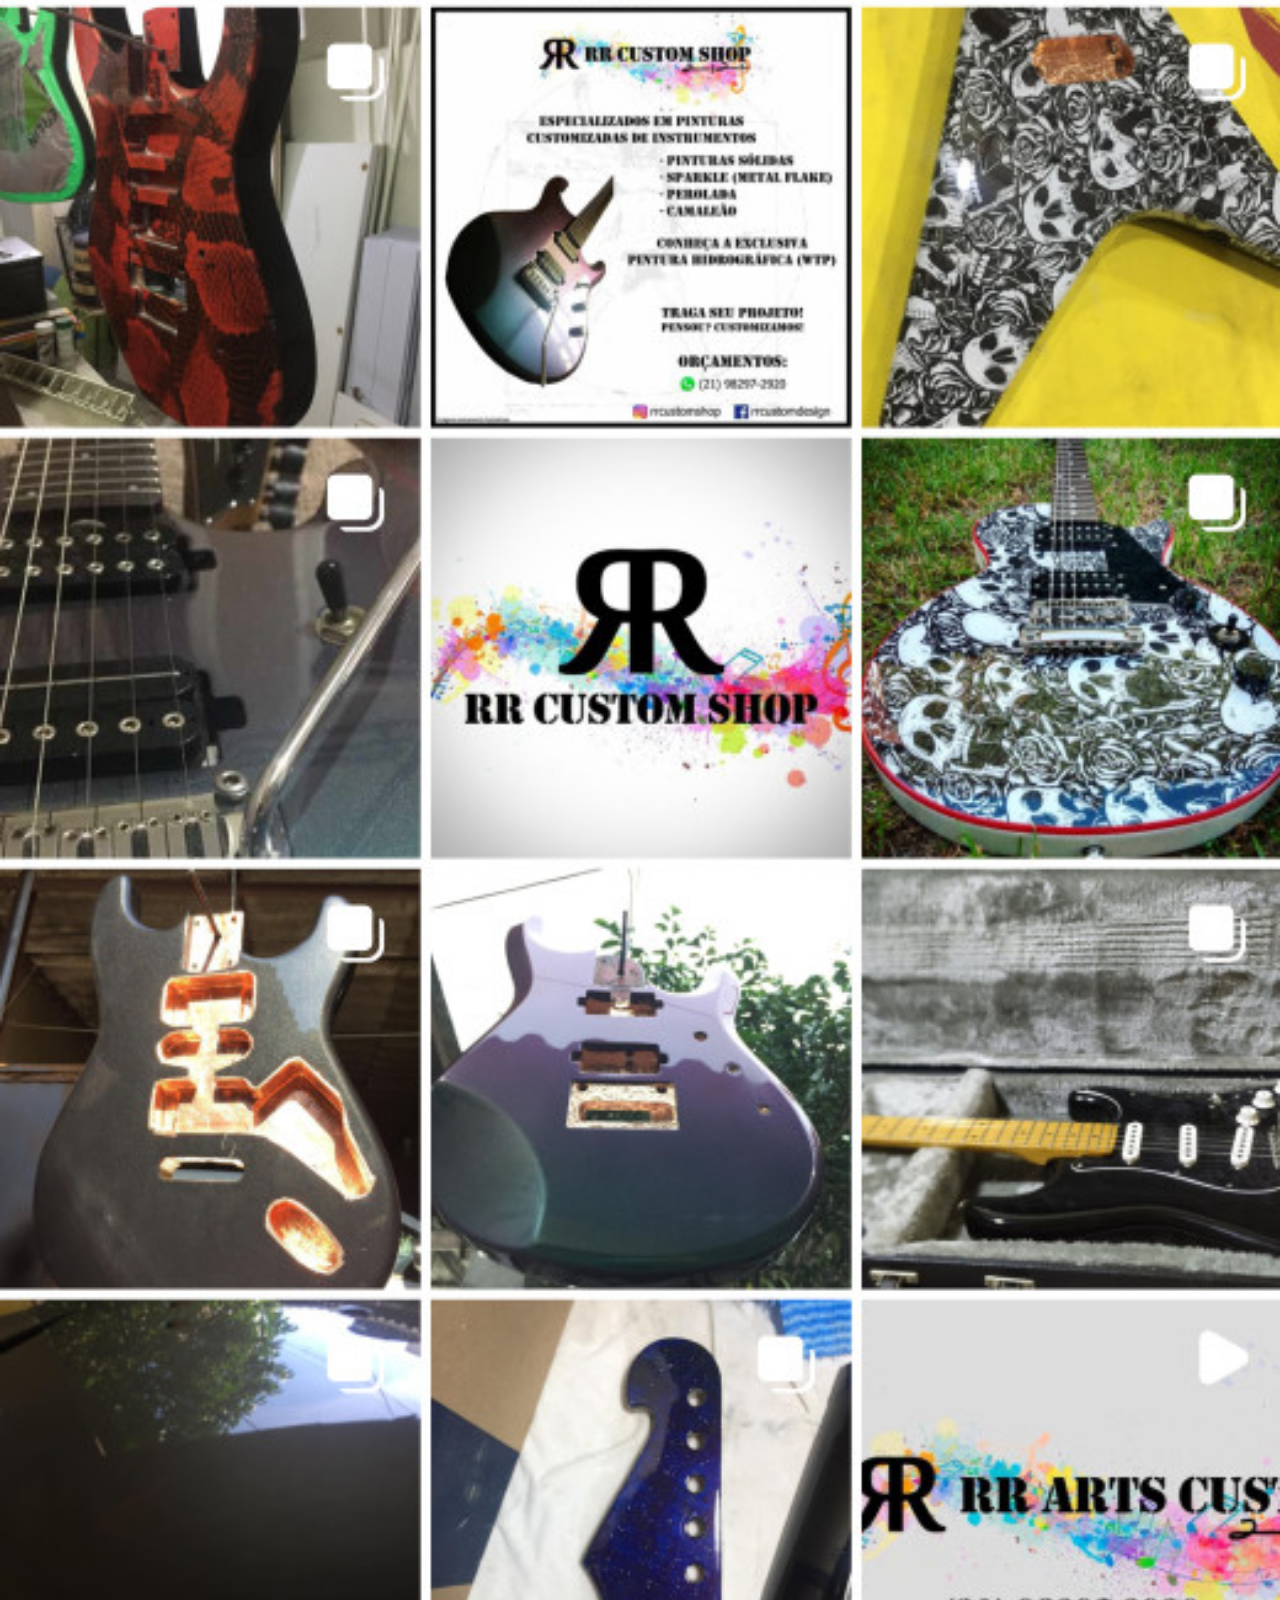
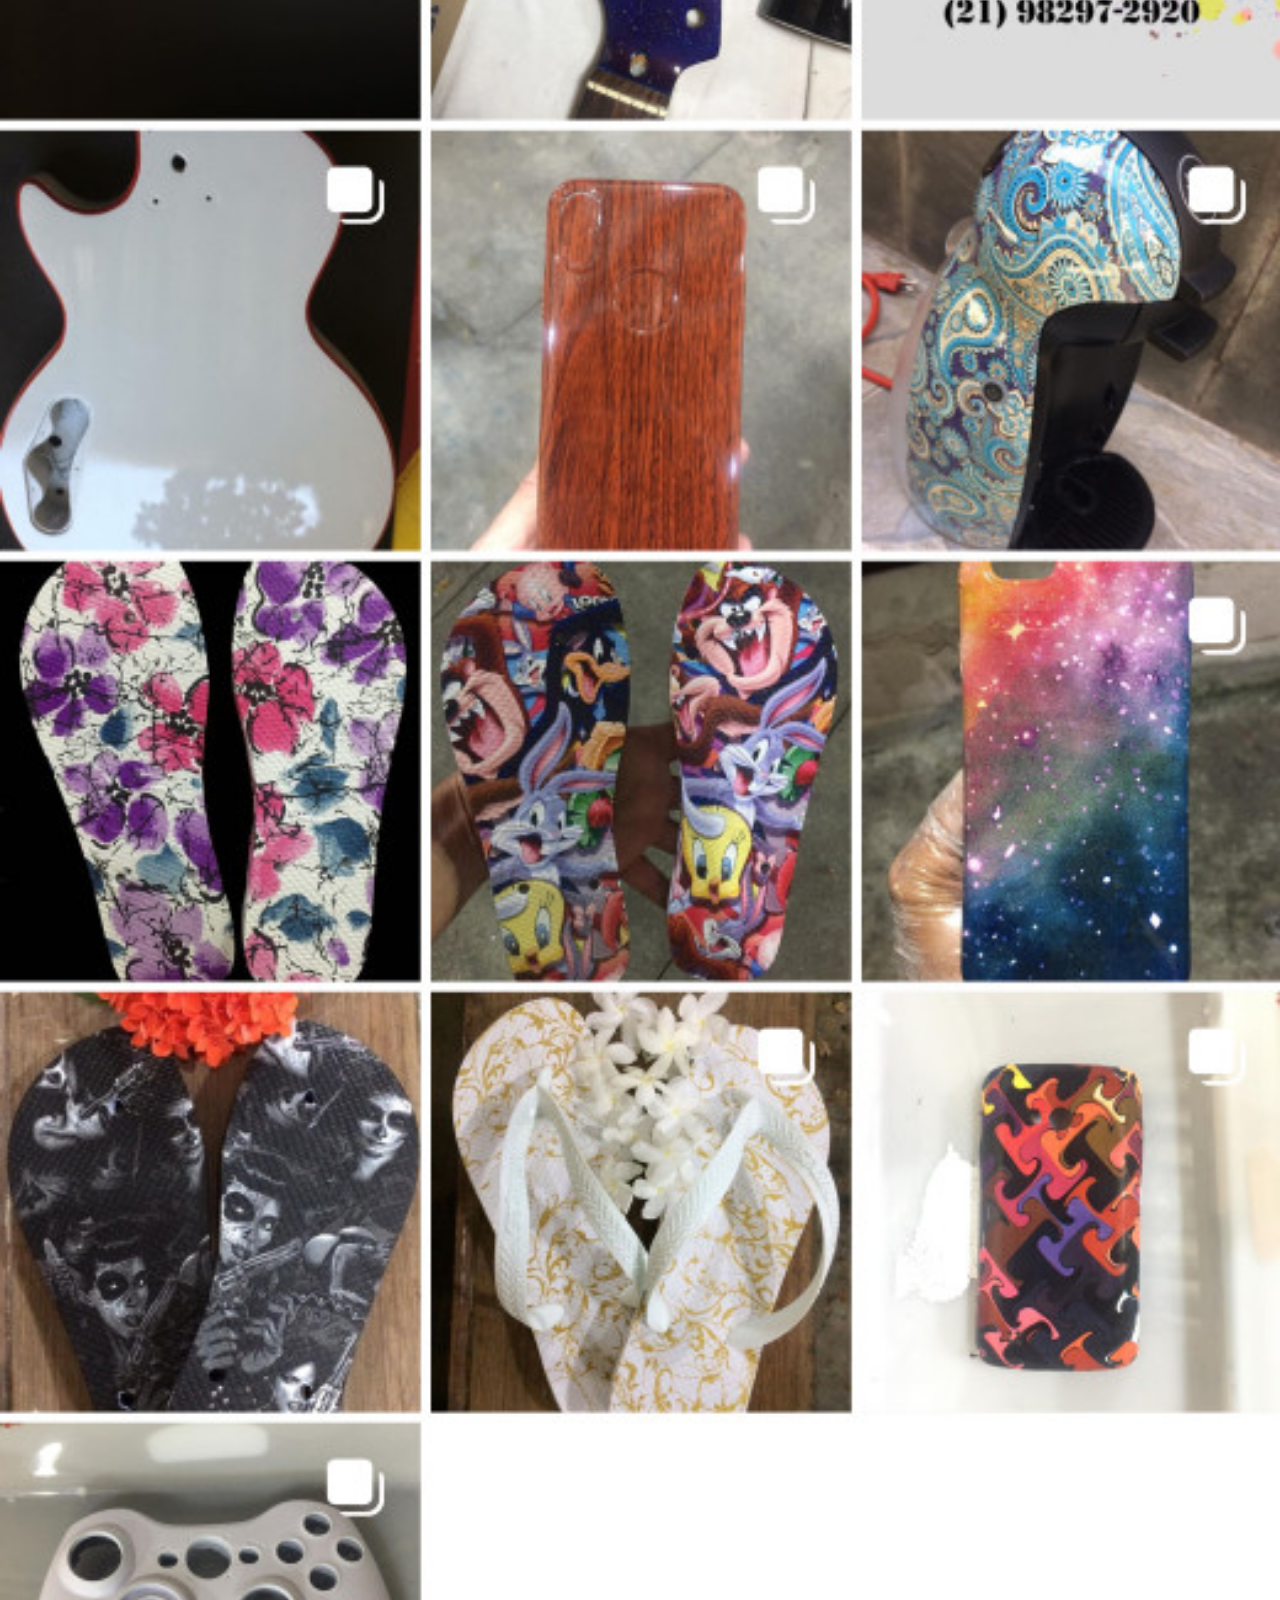
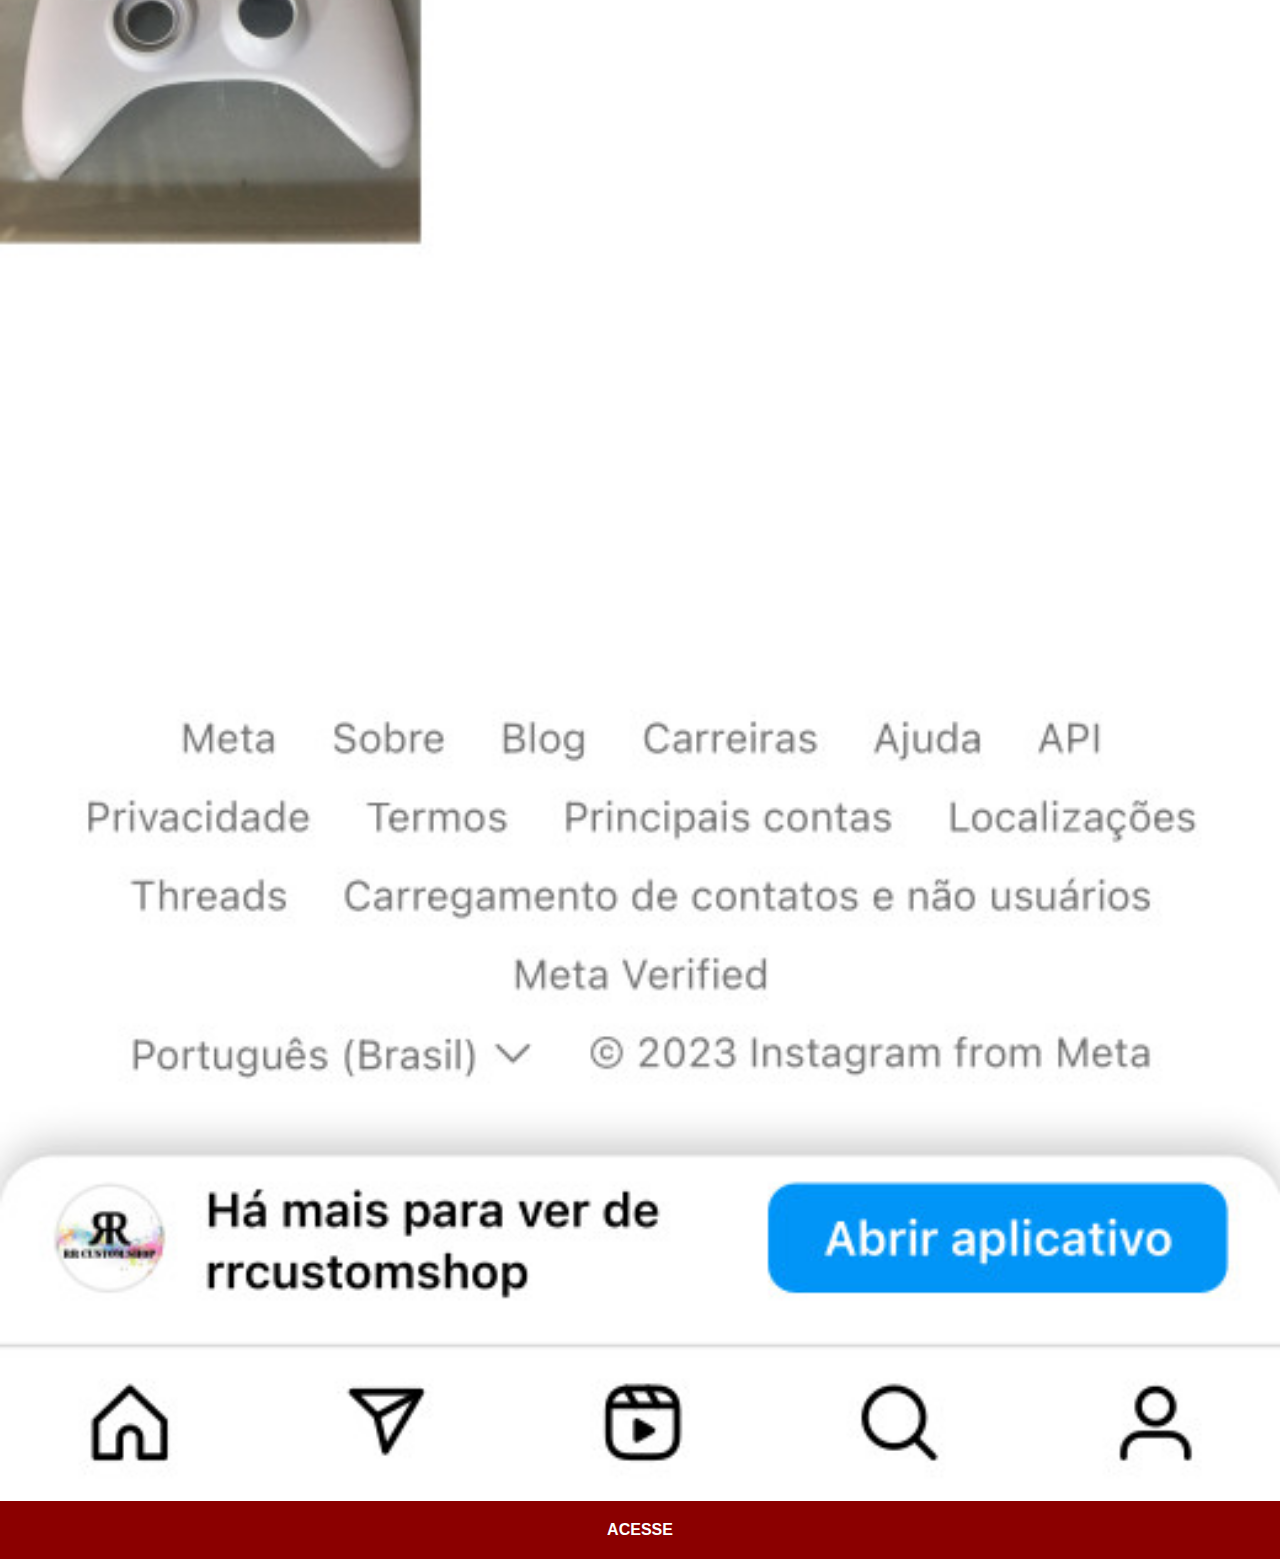
<file: instagram.html>
<!DOCTYPE html>
<html lang="pt-br">
<head>
    <meta charset="UTF-8">
    <meta name="viewport" content="width=device-width, initial-scale=1.0">
    <title>Instagram</title>
    <link rel="stylesheet" href="estilos/social.css">
</head>
<body>
    <img src="imagens/tela-instagram.jpg" alt="Instagram">
    <a href="https://www.instagram.com/rrcustomshop" target="_blank">ACESSE</a>
</body>
</html>
</file>
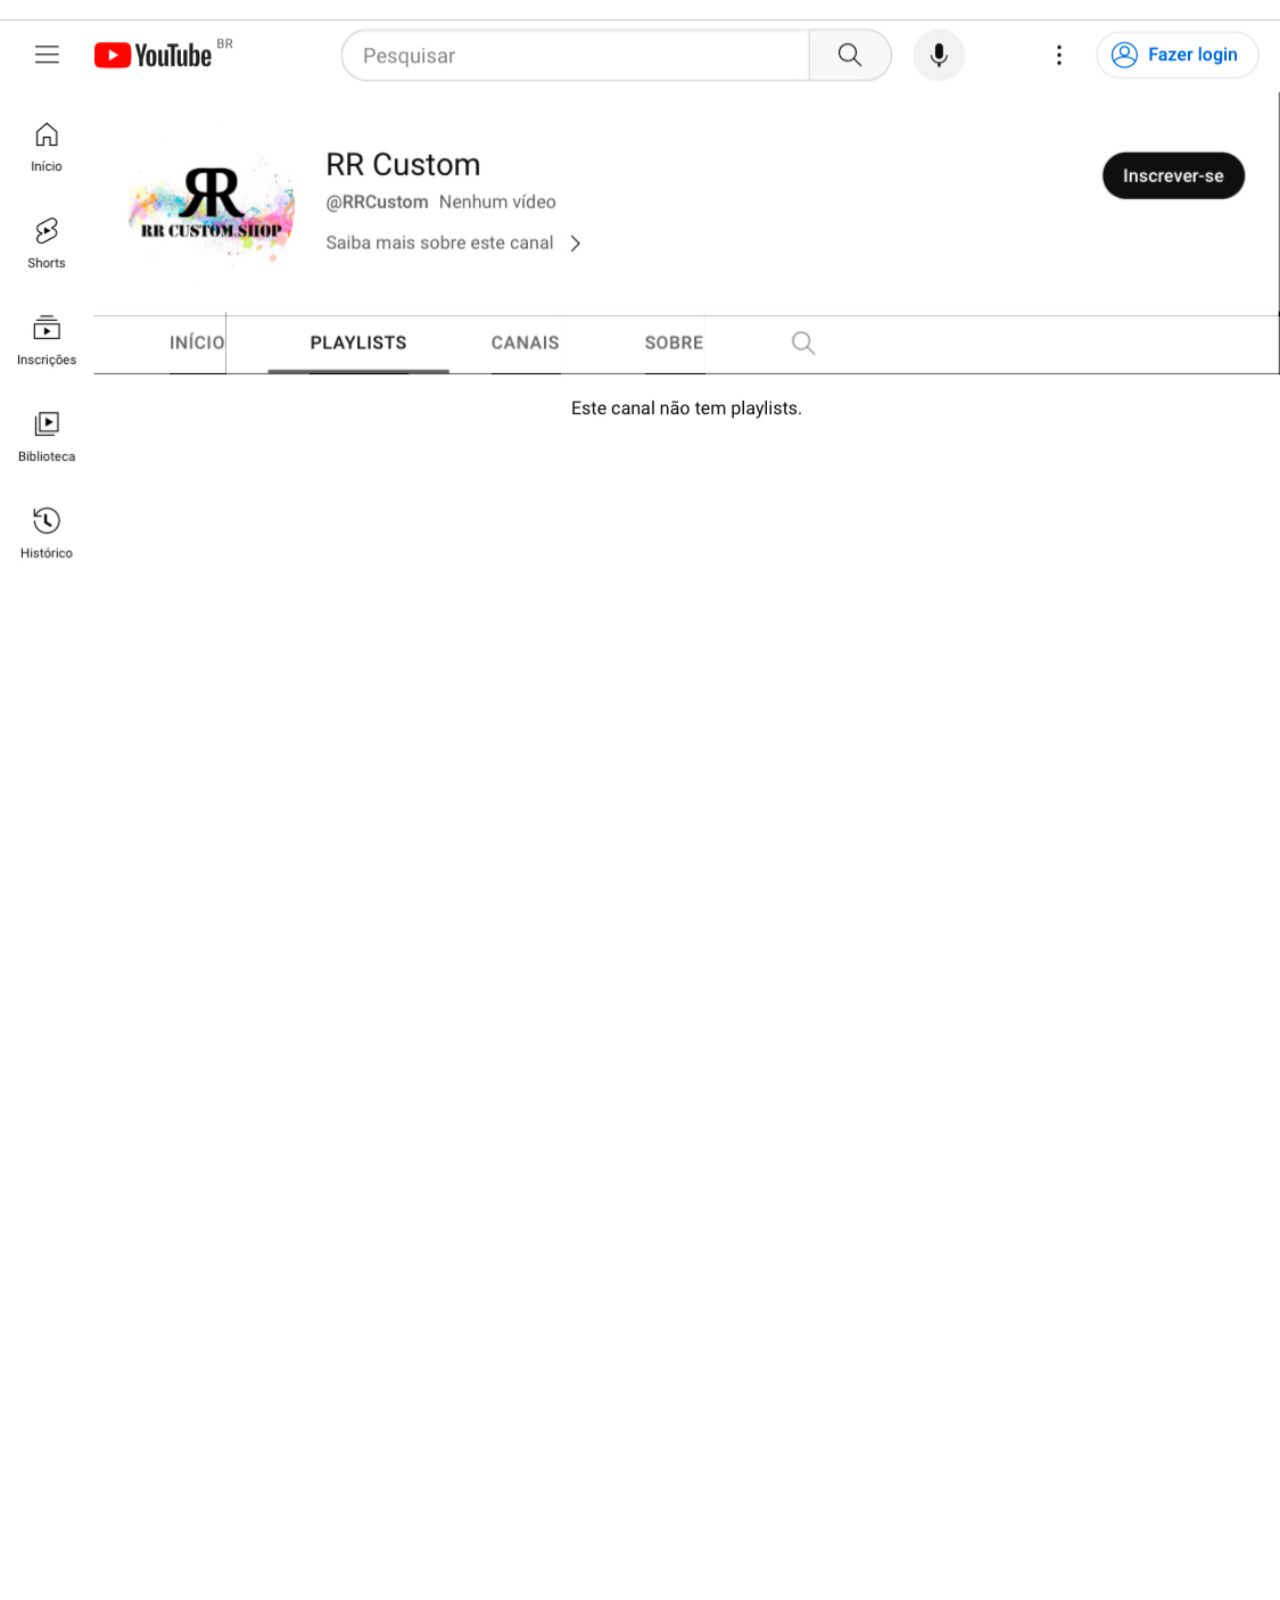
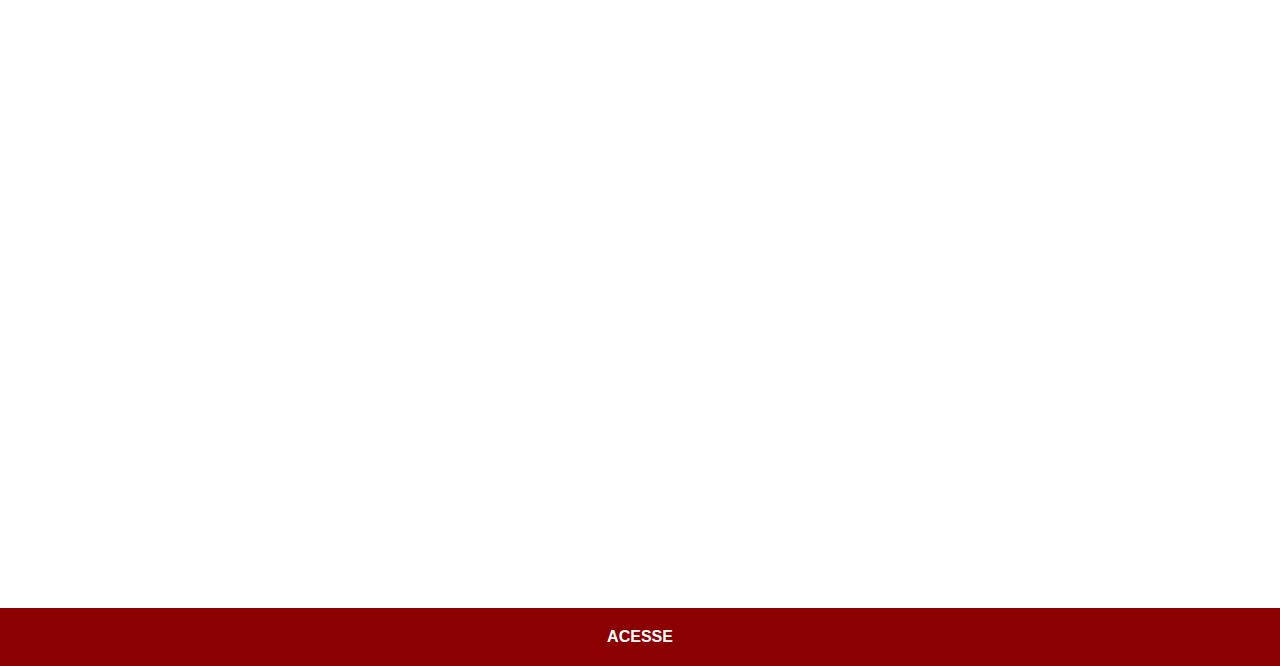
<file: youtube.html>
<!DOCTYPE html>
<html lang="pt-br">
<head>
    <meta charset="UTF-8">
    <meta name="viewport" content="width=device-width, initial-scale=1.0">
    <title>YouTube</title>
    <link rel="stylesheet" href="estilos/social.css">
</head>
<body>
    <img src="imagens/tela-youtube.png" alt="YouTube">
    <a href="https://www.youtube.com/@RRCustom/playlists" target="_blank">ACESSE</a>
</body>
</html>
</file>
<file: estilos/style.css>
@charset "UFT8";

* {
    margin: 0;
    padding: 0;
    font-family: Arial, Helvetica, sans-serif;
}

html, body {
    height: 100vh;
    width: 100vw;
    background-color: black;
}

body {
    background: url('../imagens/fundo-madeira.jpg') no-repeat top center;
    background-size: cover;
    background-attachment: fixed;
}

main {
    position: relative;
    height: 100vh;
}

section#telefone {
    position: absolute;
    top: 50%;
    left: 50%;
    transform: translate(-50%, -50%);
    height: 500px;
    width: 248px;
    background: url('../imagens/frame-iphone-pq.png') no-repeat;
}

iframe#tela {
    position: relative;
    top: 65px;
    left: 19px;
    width: 210px;
    height: 373px;
}

section#redes-sociais {
    text-align: right;
}

section#redes-sociais img {
    width: 50px;
    margin: 10px;
    border-radius: 50%;
    box-shadow: 2px 2px 5px rgba(0, 0, 0, 0.400);
    box-sizing: border-box;
}

section#redes-sociais img:hover {
    border: 2PX solid rgba(255, 255, 255, 0.788);
    transform: translate(-3px, -3px);
    box-shadow: 5px 5px 10px rgba(0, 0, 0, 0.623);
    transition: transform .3s, border 1s;
}
</file>
<file: estilos/social.css>
@charset "UTF8";

* {
    margin: 0;
    padding: 0;
    font-family: Arial, Helvetica, sans-serif;
}

::-webkit-scrollbar { /* esconder barra de rolagem */
    width: 0;
    height: 0;
}

img {
    width: 100vw;

}

a {
    display: block;
    background-color: darkred;
    color: white;
    padding: 20px;
    text-align: center;
    font-weight: bolder;
    text-decoration: none;
}

a:hover {
    background-color: red;
}
</file>
